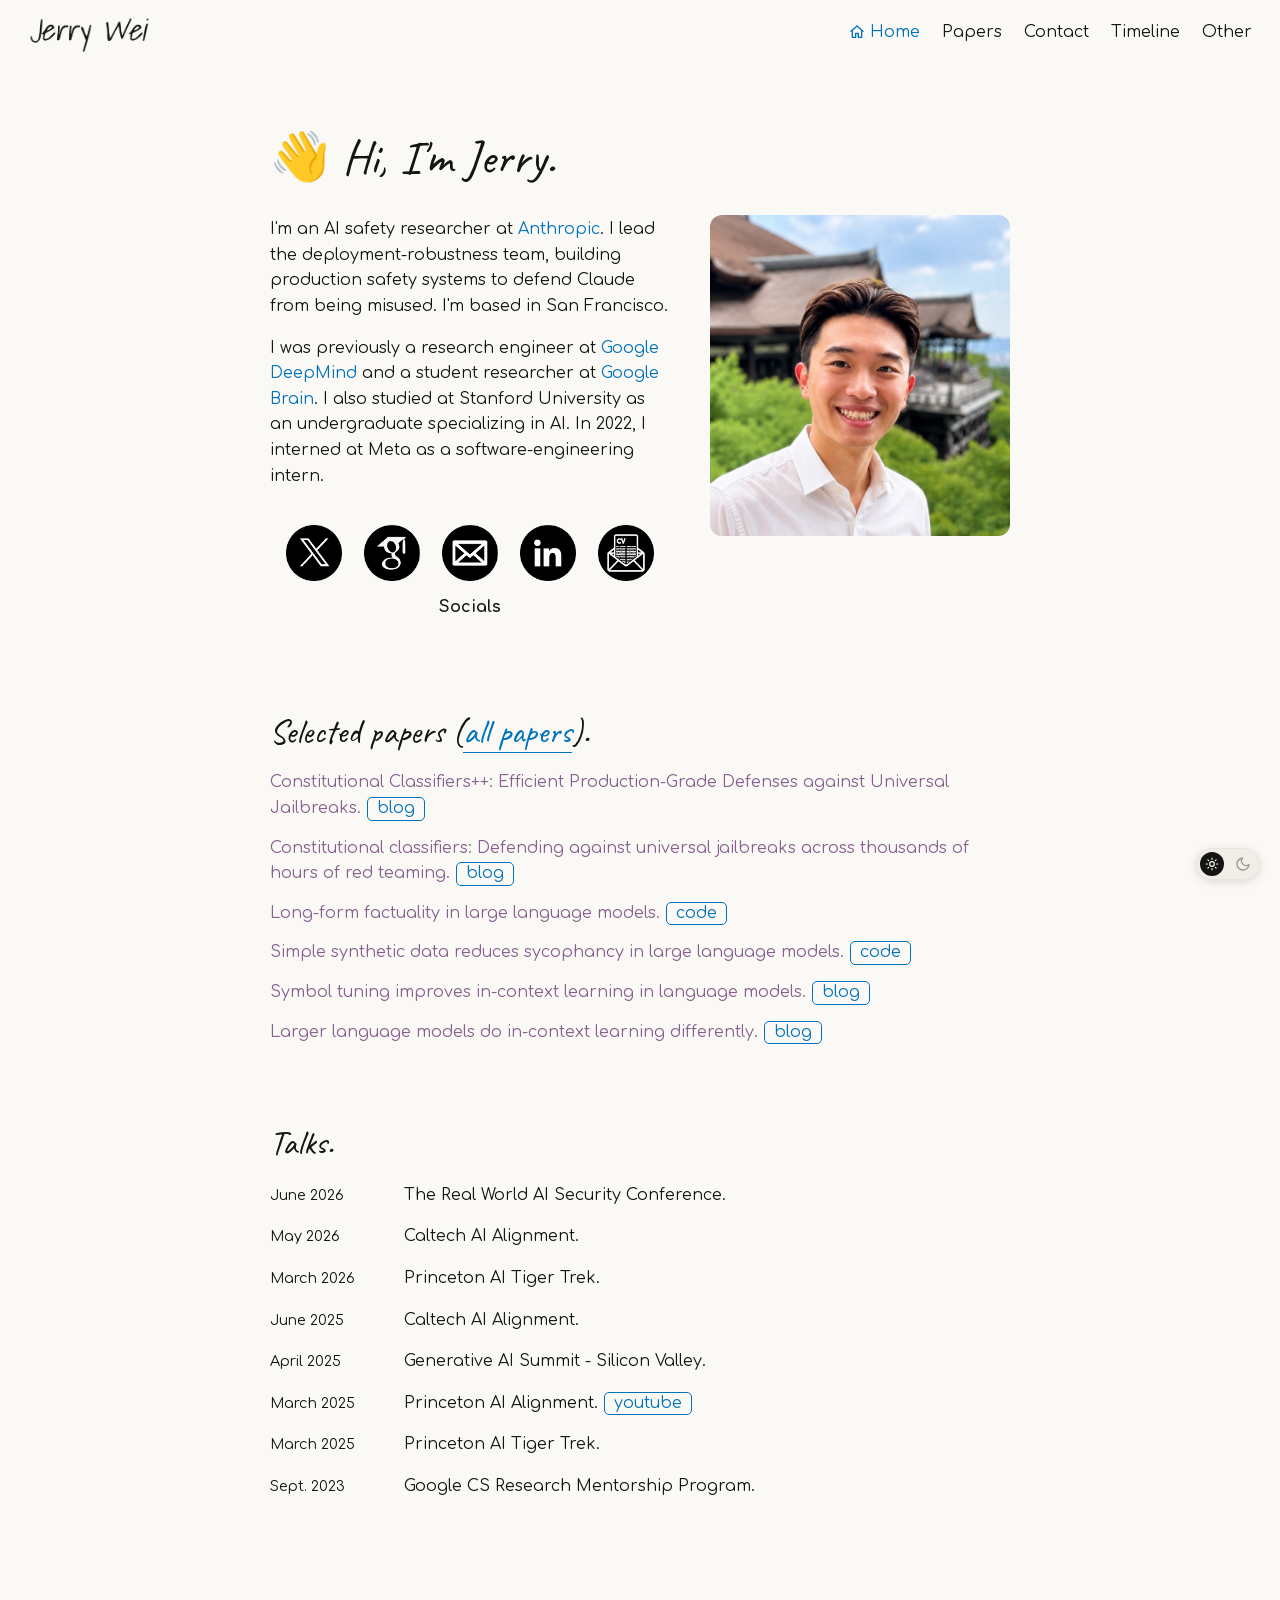
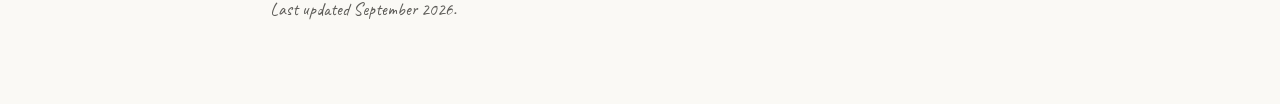
<file: index.html>
<!DOCTYPE html>
<html lang="en">
<head>
<meta charset="utf-8">
<meta name="viewport" content="width=device-width, initial-scale=1">
<script>try{if(localStorage.getItem("theme")==="dark")document.documentElement.setAttribute("data-theme","dark")}catch(e){}</script>
<title>Jerry Wei</title>
<meta name="description" content="Jerry Wei is an AI safety researcher at Anthropic leading the deployment-robustness team.">
<link rel="preload" href="fonts/Comfortaa-latin.woff2" as="font" type="font/woff2" crossorigin>
<link rel="preload" href="fonts/Caveat-latin.woff2" as="font" type="font/woff2" crossorigin>
<link rel="stylesheet" href="style.css?v=57">
<link rel="icon" href="favicon.svg" type="image/svg+xml">
<link rel="apple-touch-icon" href="apple-touch-icon.png">
<link rel="canonical" href="https://www.jerrywei.net/">
<meta property="og:type" content="website">
<meta property="og:site_name" content="Jerry Wei">
<meta property="og:title" content="Jerry Wei">
<meta property="og:description" content="AI safety researcher at Anthropic, leading the deployment-robustness team. Previously Google DeepMind and Google Brain.">
<meta property="og:url" content="https://www.jerrywei.net/">
<meta property="og:image" content="https://www.jerrywei.net/images/headshot.jpg">
<meta name="twitter:card" content="summary">
<meta name="twitter:site" content="@JerryWeiAI">
<script type="application/ld+json">
{"@context":"https://schema.org","@type":"Person","name":"Jerry Wei","url":"https://www.jerrywei.net/","image":"https://www.jerrywei.net/images/headshot.jpg","jobTitle":"AI safety researcher","worksFor":{"@type":"Organization","name":"Anthropic","url":"https://www.anthropic.com"},"alumniOf":{"@type":"CollegeOrUniversity","name":"Stanford University"},"sameAs":["https://twitter.com/JerryWeiAI","https://scholar.google.com/citations?user=Y4sk3aMAAAAJ","https://www.linkedin.com/in/jerryweiai/","https://github.com/JerryWeiAI","https://medium.com/@jerryweiai"]}
</script>
</head>
<body>
<div id="top"></div>
<header class="site">
  <div class="wrap">
    <a class="logo" href="index.html" aria-label="Jerry Wei home"><span class="sig" role="img" aria-label="Jerry Wei"></span></a>
    <nav aria-label="Main"><ul><li><a href="index.html" aria-current="page"><svg class="home-icon" viewBox="0 0 24 24" width="16" height="16" aria-hidden="true" fill="none" stroke="currentColor" stroke-width="2" stroke-linecap="round" stroke-linejoin="round"><path d="M3 11 12 3l9 8"/><path d="M5 10v10h5v-6h4v6h5V10"/></svg>Home</a></li><li><a href="papers.html">Papers</a></li><li><a href="contact.html">Contact</a></li><li><a href="timeline.html">Timeline</a></li><li><a href="other.html">Other</a></li></ul></nav>
  </div>
</header>
<main class="home" id="main"><div class="wrap">
<section class="intro">
  <div class="text">
    <h1><span class="wave">👋</span> Hi, I'm Jerry.</h1>
    <p>I'm an AI safety researcher at <a href="https://www.anthropic.com" target="_blank" rel="noopener">Anthropic</a>. I lead the deployment-robustness team, building production safety systems to defend Claude from being misused. I'm based in San Francisco.</p>
    <p>I was previously a research engineer at <a href="https://deepmind.google" target="_blank" rel="noopener">Google DeepMind</a> and a student researcher at <a href="https://en.wikipedia.org/wiki/Google_Brain" target="_blank" rel="noopener">Google Brain</a>. I also studied at Stanford University as an undergraduate specializing in AI. In 2022, I interned at Meta as a software-engineering intern.</p>
    <div class="socials">
      <ul>
        <li><a href="https://twitter.com/JerryWeiAI" aria-label="X (Twitter)" target="_blank" rel="noopener"><img src="images/icons/x.png" alt=""></a></li>
        <li><a href="https://scholar.google.com/citations?user=Y4sk3aMAAAAJ&amp;hl=en" aria-label="Google Scholar" target="_blank" rel="noopener"><img src="images/icons/scholar.png" alt=""></a></li>
        <li><a href="mailto:jerrywei@alumni.stanford.edu" aria-label="Email" class="copy-email" data-email="jerrywei@alumni.stanford.edu"><img src="images/icons/email.png" alt=""></a></li>
        <li><a href="https://www.linkedin.com/in/jerryweiai/" aria-label="LinkedIn" target="_blank" rel="noopener"><img src="images/icons/linkedin.png" alt=""></a></li>
        <li><a href="Jerry_Wei___Research___Resume.pdf" aria-label="Resume" target="_blank" rel="noopener"><img src="images/icons/cv.png" alt=""></a></li>
      </ul>
      <div class="label">Socials</div>
    </div>
  </div>
  <img class="headshot" src="images/headshot.jpg" alt="Portrait of Jerry Wei">
</section>


<section class="block">
  <h2>Selected papers (<a class="ul" href="papers.html">all papers</a>).</h2>
  <!-- papers:start -->
<ul class="selected">
<li><a class="ptitle" href="https://arxiv.org/abs/2601.04603" target="_blank" rel="noopener">Constitutional Classifiers++: Efficient Production-Grade Defenses against Universal Jailbreaks.</a> <a class="chip" href="https://www.anthropic.com/research/next-generation-constitutional-classifiers" target="_blank" rel="noopener">blog</a></li>
<li><a class="ptitle" href="https://arxiv.org/abs/2501.18837" target="_blank" rel="noopener">Constitutional classifiers: Defending against universal jailbreaks across thousands of hours of red teaming.</a> <a class="chip" href="https://www.anthropic.com/research/constitutional-classifiers" target="_blank" rel="noopener">blog</a></li>
<li><a class="ptitle" href="https://arxiv.org/abs/2403.18802" target="_blank" rel="noopener">Long-form factuality in large language models.</a> <a class="chip" href="https://github.com/google-deepmind/long-form-factuality" target="_blank" rel="noopener">code</a></li>
<li><a class="ptitle" href="https://arxiv.org/abs/2308.03958" target="_blank" rel="noopener">Simple synthetic data reduces sycophancy in large language models.</a> <a class="chip" href="https://github.com/google/sycophancy-intervention" target="_blank" rel="noopener">code</a></li>
<li><a class="ptitle" href="https://arxiv.org/abs/2305.08298" target="_blank" rel="noopener">Symbol tuning improves in-context learning in language models.</a> <a class="chip" href="https://ai.googleblog.com/2023/07/symbol-tuning-improves-in-context.html" target="_blank" rel="noopener">blog</a></li>
<li><a class="ptitle" href="https://arxiv.org/abs/2303.03846" target="_blank" rel="noopener">Larger language models do in-context learning differently.</a> <a class="chip" href="https://ai.googleblog.com/2023/05/larger-language-models-do-in-context.html" target="_blank" rel="noopener">blog</a></li>
  </ul><!-- papers:end -->
</section>


<section class="block">
  <h2>Talks.</h2>
  <ul class="talks">
<li><span class="when">June 2026</span><span class="what">The Real World AI Security Conference.</span></li>
<li><span class="when">May 2026</span><span class="what">Caltech AI Alignment.</span></li>
<li><span class="when">March 2026</span><span class="what">Princeton AI Tiger Trek.</span></li>
<li><span class="when">June 2025</span><span class="what">Caltech AI Alignment.</span></li>
<li><span class="when">April 2025</span><span class="what">Generative AI Summit - Silicon Valley.</span></li>
<li><span class="when">March 2025</span><span class="what">Princeton AI Alignment. <a class="chip" href="https://www.youtube.com/watch?v=tKKXEQH5pJo" target="_blank" rel="noopener">youtube</a></span></li>
<li><span class="when">March 2025</span><span class="what">Princeton AI Tiger Trek.</span></li>
<li><span class="when">Sept. 2023</span><span class="what">Google CS Research Mentorship Program.</span></li>
  </ul>
</section>
<p class="updated">Last updated <span class="last-updated">September 2026</span>.</p>
</div></main>
<button class="theme-toggle" type="button" role="switch" aria-checked="false" aria-label="Dark mode">
  <svg class="sun" viewBox="0 0 24 24" fill="none" stroke="currentColor" stroke-width="2" stroke-linecap="round" aria-hidden="true"><circle cx="12" cy="12" r="4"/><path d="M12 2v2M12 20v2M4.9 4.9l1.4 1.4M17.7 17.7l1.4 1.4M2 12h2M20 12h2M4.9 19.1l1.4-1.4M17.7 6.3l1.4-1.4"/></svg>
  <svg class="moon" viewBox="0 0 24 24" fill="none" stroke="currentColor" stroke-width="2" stroke-linecap="round" stroke-linejoin="round" aria-hidden="true"><path d="M21 12.8A9 9 0 1 1 11.2 3a7 7 0 0 0 9.8 9.8z"/></svg>
  <span class="knob" aria-hidden="true"><svg class="sun" viewBox="0 0 24 24" fill="none" stroke="currentColor" stroke-width="2" stroke-linecap="round" aria-hidden="true"><circle cx="12" cy="12" r="4"/><path d="M12 2v2M12 20v2M4.9 4.9l1.4 1.4M17.7 17.7l1.4 1.4M2 12h2M20 12h2M4.9 19.1l1.4-1.4M17.7 6.3l1.4-1.4"/></svg><svg class="moon" viewBox="0 0 24 24" fill="none" stroke="currentColor" stroke-width="2" stroke-linecap="round" stroke-linejoin="round" aria-hidden="true"><path d="M21 12.8A9 9 0 1 1 11.2 3a7 7 0 0 0 9.8 9.8z"/></svg></span>
</button>
<script src="script.js"></script>
</body>
</html>
</file>
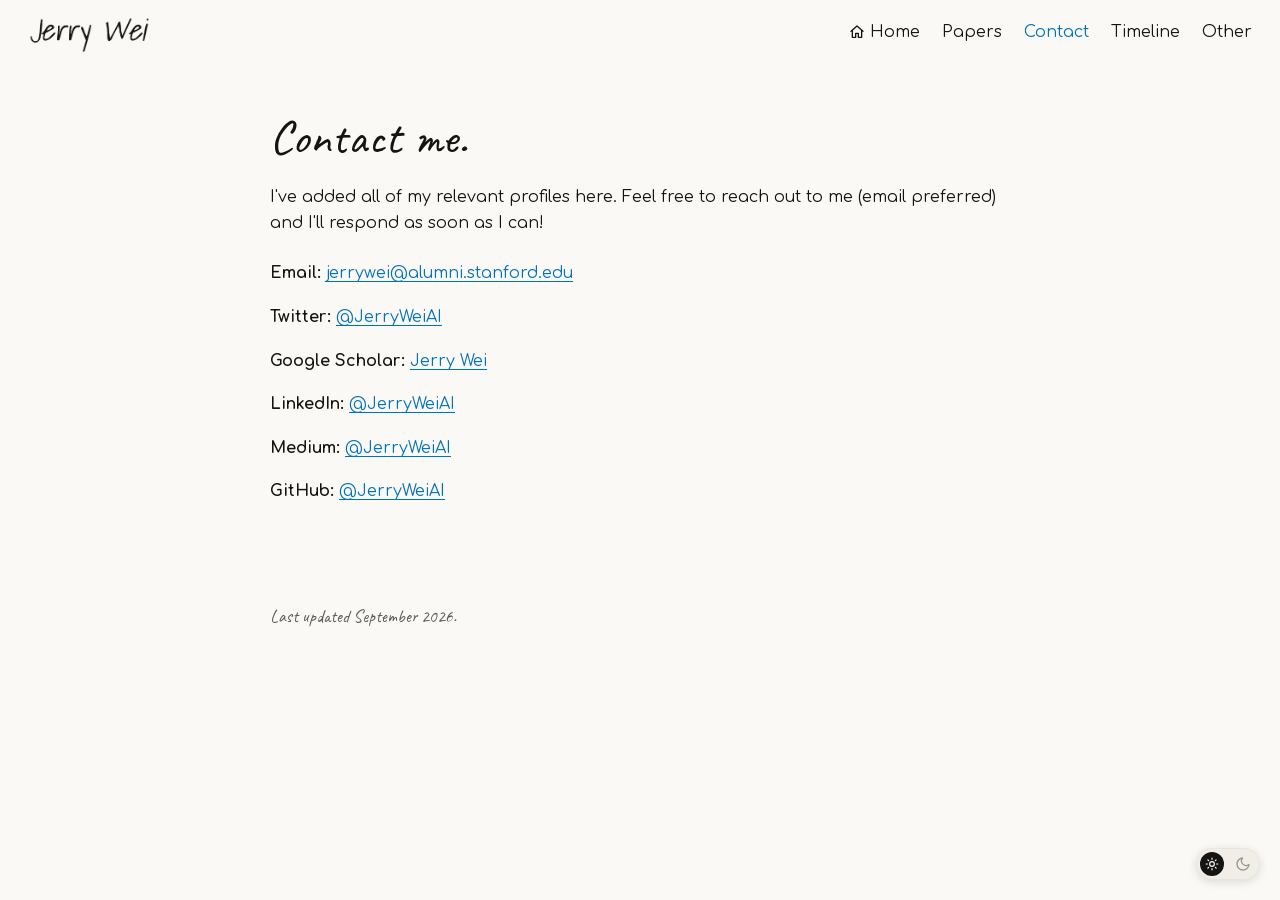
<file: contact.html>
<!DOCTYPE html>
<html lang="en">
<head>
<meta charset="utf-8">
<meta name="viewport" content="width=device-width, initial-scale=1">
<script>try{if(localStorage.getItem("theme")==="dark")document.documentElement.setAttribute("data-theme","dark")}catch(e){}</script>
<title>Contact · Jerry Wei</title>
<meta name="description" content="How to reach Jerry Wei.">
<link rel="preload" href="fonts/Comfortaa-latin.woff2" as="font" type="font/woff2" crossorigin>
<link rel="preload" href="fonts/Caveat-latin.woff2" as="font" type="font/woff2" crossorigin>
<link rel="stylesheet" href="style.css?v=57">
<link rel="icon" href="favicon.svg" type="image/svg+xml">
<link rel="apple-touch-icon" href="apple-touch-icon.png">
<link rel="canonical" href="https://www.jerrywei.net/contact.html">
<meta property="og:type" content="website">
<meta property="og:site_name" content="Jerry Wei">
<meta property="og:title" content="Contact · Jerry Wei">
<meta property="og:description" content="How to reach Jerry Wei.">
<meta property="og:url" content="https://www.jerrywei.net/contact.html">
<meta property="og:image" content="https://www.jerrywei.net/images/headshot.jpg">
<meta name="twitter:card" content="summary">
<meta name="twitter:site" content="@JerryWeiAI">
</head>
<body>
<div id="top"></div>
<header class="site">
  <div class="wrap">
    <a class="logo" href="index.html" aria-label="Jerry Wei home"><span class="sig" role="img" aria-label="Jerry Wei"></span></a>
    <nav aria-label="Main"><ul><li><a href="index.html"><svg class="home-icon" viewBox="0 0 24 24" width="16" height="16" aria-hidden="true" fill="none" stroke="currentColor" stroke-width="2" stroke-linecap="round" stroke-linejoin="round"><path d="M3 11 12 3l9 8"/><path d="M5 10v10h5v-6h4v6h5V10"/></svg>Home</a></li><li><a href="papers.html">Papers</a></li><li><a href="contact.html" aria-current="page">Contact</a></li><li><a href="timeline.html">Timeline</a></li><li><a href="other.html">Other</a></li></ul></nav>
  </div>
</header>
<main id="main"><div class="wrap">

<h1>Contact me.</h1>
<p>I've added all of my relevant profiles here. Feel free to reach out to me (email preferred) and I'll respond as soon as I can!</p>
<dl class="contact">
  <div><dt>Email</dt><dd><a href="mailto:jerrywei@alumni.stanford.edu" class="copy-email" data-email="jerrywei@alumni.stanford.edu">jerrywei@alumni.stanford.edu</a></dd></div>
  <div><dt>Twitter</dt><dd><a href="https://twitter.com/JerryWeiAI" target="_blank" rel="noopener">@JerryWeiAI</a></dd></div>
  <div><dt>Google Scholar</dt><dd><a href="https://scholar.google.com/citations?user=Y4sk3aMAAAAJ&amp;hl=en" target="_blank" rel="noopener">Jerry Wei</a></dd></div>
  <div><dt>LinkedIn</dt><dd><a href="https://www.linkedin.com/in/jerryweiai/" target="_blank" rel="noopener">@JerryWeiAI</a></dd></div>
  <div><dt>Medium</dt><dd><a href="https://medium.com/@jerryweiai" target="_blank" rel="noopener">@JerryWeiAI</a></dd></div>
  <div><dt>GitHub</dt><dd><a href="https://github.com/JerryWeiAI" target="_blank" rel="noopener">@JerryWeiAI</a></dd></div>
</dl>

<p class="updated">Last updated <span class="last-updated">September 2026</span>.</p>
</div></main>
<button class="theme-toggle" type="button" role="switch" aria-checked="false" aria-label="Dark mode">
  <svg class="sun" viewBox="0 0 24 24" fill="none" stroke="currentColor" stroke-width="2" stroke-linecap="round" aria-hidden="true"><circle cx="12" cy="12" r="4"/><path d="M12 2v2M12 20v2M4.9 4.9l1.4 1.4M17.7 17.7l1.4 1.4M2 12h2M20 12h2M4.9 19.1l1.4-1.4M17.7 6.3l1.4-1.4"/></svg>
  <svg class="moon" viewBox="0 0 24 24" fill="none" stroke="currentColor" stroke-width="2" stroke-linecap="round" stroke-linejoin="round" aria-hidden="true"><path d="M21 12.8A9 9 0 1 1 11.2 3a7 7 0 0 0 9.8 9.8z"/></svg>
  <span class="knob" aria-hidden="true"><svg class="sun" viewBox="0 0 24 24" fill="none" stroke="currentColor" stroke-width="2" stroke-linecap="round" aria-hidden="true"><circle cx="12" cy="12" r="4"/><path d="M12 2v2M12 20v2M4.9 4.9l1.4 1.4M17.7 17.7l1.4 1.4M2 12h2M20 12h2M4.9 19.1l1.4-1.4M17.7 6.3l1.4-1.4"/></svg><svg class="moon" viewBox="0 0 24 24" fill="none" stroke="currentColor" stroke-width="2" stroke-linecap="round" stroke-linejoin="round" aria-hidden="true"><path d="M21 12.8A9 9 0 1 1 11.2 3a7 7 0 0 0 9.8 9.8z"/></svg></span>
</button>
<script src="script.js"></script>
</body>
</html>
</file>
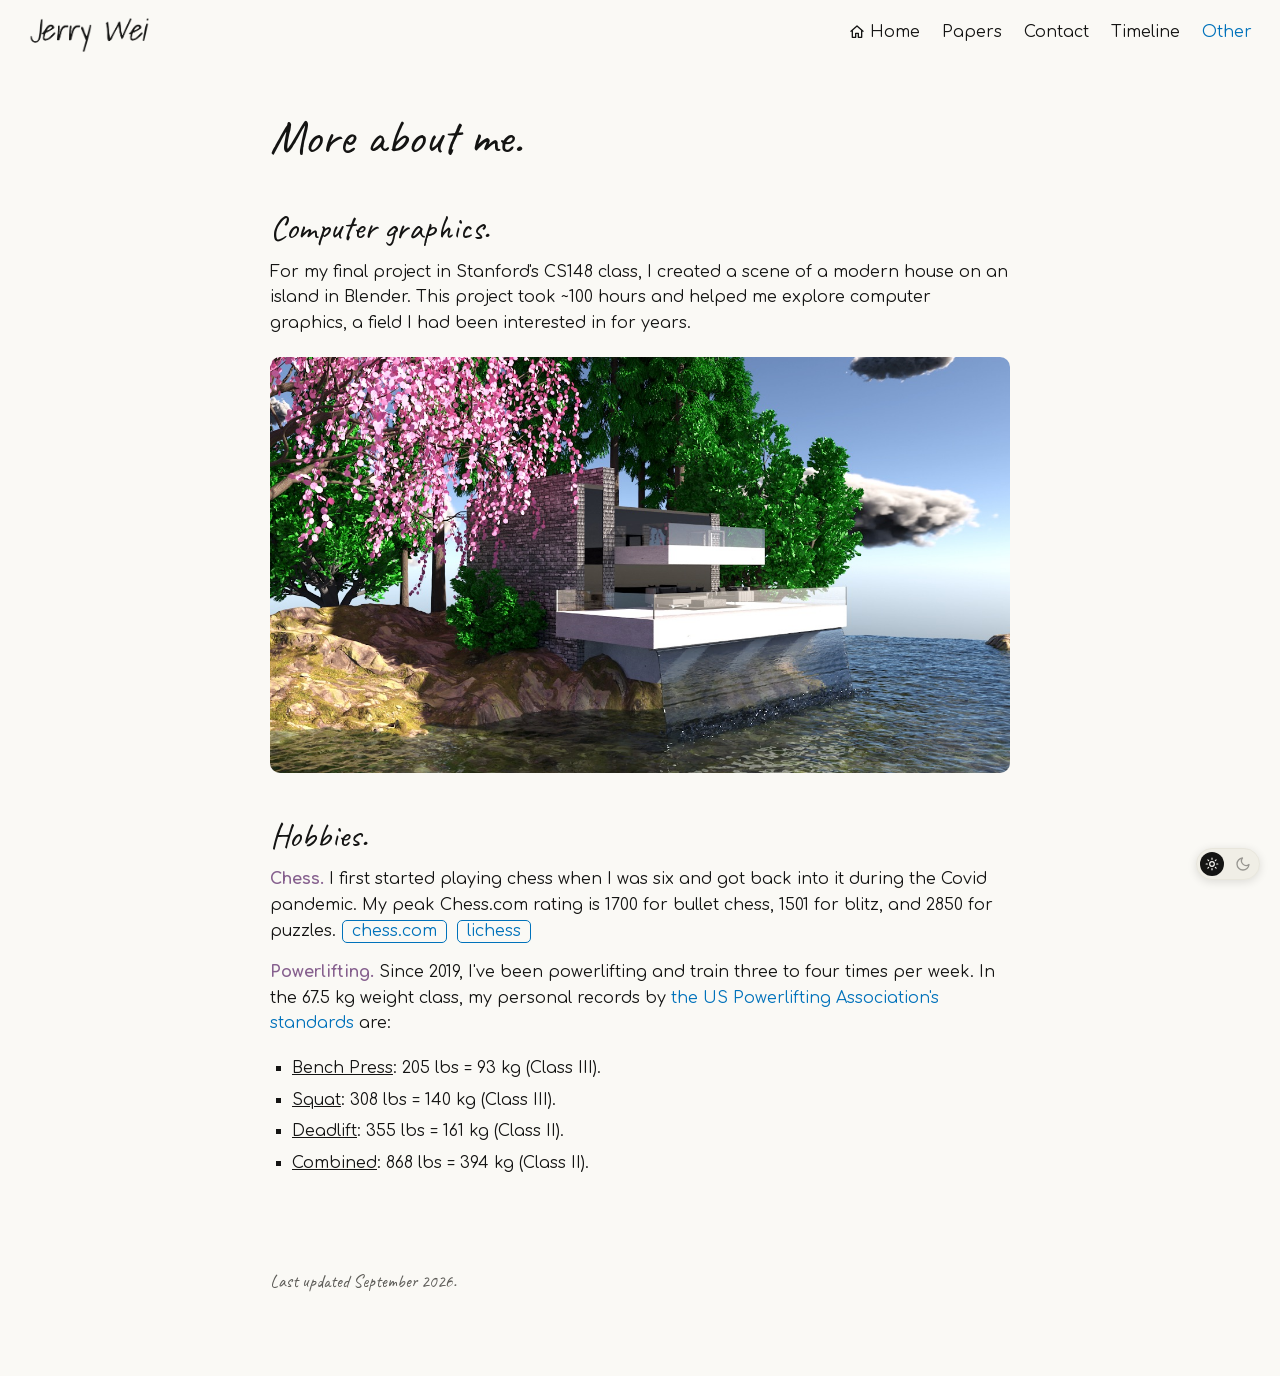
<file: other.html>
<!DOCTYPE html>
<html lang="en">
<head>
<meta charset="utf-8">
<meta name="viewport" content="width=device-width, initial-scale=1">
<script>try{if(localStorage.getItem("theme")==="dark")document.documentElement.setAttribute("data-theme","dark")}catch(e){}</script>
<title>Other · Jerry Wei</title>
<meta name="description" content="Jerry Wei's side projects and hobbies.">
<link rel="preload" href="fonts/Comfortaa-latin.woff2" as="font" type="font/woff2" crossorigin>
<link rel="preload" href="fonts/Caveat-latin.woff2" as="font" type="font/woff2" crossorigin>
<link rel="stylesheet" href="style.css?v=57">
<link rel="icon" href="favicon.svg" type="image/svg+xml">
<link rel="apple-touch-icon" href="apple-touch-icon.png">
<link rel="canonical" href="https://www.jerrywei.net/other.html">
<meta property="og:type" content="website">
<meta property="og:site_name" content="Jerry Wei">
<meta property="og:title" content="Other · Jerry Wei">
<meta property="og:description" content="Jerry Wei's side projects and hobbies.">
<meta property="og:url" content="https://www.jerrywei.net/other.html">
<meta property="og:image" content="https://www.jerrywei.net/images/headshot.jpg">
<meta name="twitter:card" content="summary">
<meta name="twitter:site" content="@JerryWeiAI">
</head>
<body>
<div id="top"></div>
<header class="site">
  <div class="wrap">
    <a class="logo" href="index.html" aria-label="Jerry Wei home"><span class="sig" role="img" aria-label="Jerry Wei"></span></a>
    <nav aria-label="Main"><ul><li><a href="index.html"><svg class="home-icon" viewBox="0 0 24 24" width="16" height="16" aria-hidden="true" fill="none" stroke="currentColor" stroke-width="2" stroke-linecap="round" stroke-linejoin="round"><path d="M3 11 12 3l9 8"/><path d="M5 10v10h5v-6h4v6h5V10"/></svg>Home</a></li><li><a href="papers.html">Papers</a></li><li><a href="contact.html">Contact</a></li><li><a href="timeline.html">Timeline</a></li><li><a href="other.html" aria-current="page">Other</a></li></ul></nav>
  </div>
</header>
<main id="main"><div class="wrap">
<h1>More about me.</h1>

<h2>Computer graphics.</h2>
<p>For my final project in Stanford's CS148 class, I created a scene of a modern house on an island in Blender. This project took ~100 hours and helped me explore computer graphics, a field I had been interested in for years.</p>
<figure>
  <img src="images/blender-house.jpg" alt="Rendered scene of a modern house on a rocky island, with a cherry blossom tree and ocean water, made in Blender">
</figure>

<h2>Hobbies.</h2>
<p><strong class="lead">Chess.</strong> I first started playing chess when I was six and got back into it during the Covid pandemic. My peak Chess.com rating is 1700 for bullet chess, 1501 for blitz, and 2850 for puzzles. <a class="chip" href="https://www.chess.com/member/itstalons" target="_blank" rel="noopener">chess.com</a> <a class="chip" href="https://lichess.org/@/ItsTalons" target="_blank" rel="noopener">lichess</a></p>
<p><strong class="lead">Powerlifting.</strong> Since 2019, I've been powerlifting and train three to four times per week. In the 67.5 kg weight class, my personal records by <a href="https://uspa.net/upcoming-events/#calculator" target="_blank" rel="noopener">the US Powerlifting Association's standards</a> are:</p>
<ul class="prs">
  <li><u>Bench Press</u>: 205 lbs = 93 kg (Class III).</li>
  <li><u>Squat</u>: 308 lbs = 140 kg (Class III).</li>
  <li><u>Deadlift</u>: 355 lbs = 161 kg (Class II).</li>
  <li><u>Combined</u>: 868 lbs = 394 kg (Class II).</li>
</ul>
<p class="updated">Last updated <span class="last-updated">September 2026</span>.</p>
</div></main>
<button class="theme-toggle" type="button" role="switch" aria-checked="false" aria-label="Dark mode">
  <svg class="sun" viewBox="0 0 24 24" fill="none" stroke="currentColor" stroke-width="2" stroke-linecap="round" aria-hidden="true"><circle cx="12" cy="12" r="4"/><path d="M12 2v2M12 20v2M4.9 4.9l1.4 1.4M17.7 17.7l1.4 1.4M2 12h2M20 12h2M4.9 19.1l1.4-1.4M17.7 6.3l1.4-1.4"/></svg>
  <svg class="moon" viewBox="0 0 24 24" fill="none" stroke="currentColor" stroke-width="2" stroke-linecap="round" stroke-linejoin="round" aria-hidden="true"><path d="M21 12.8A9 9 0 1 1 11.2 3a7 7 0 0 0 9.8 9.8z"/></svg>
  <span class="knob" aria-hidden="true"><svg class="sun" viewBox="0 0 24 24" fill="none" stroke="currentColor" stroke-width="2" stroke-linecap="round" aria-hidden="true"><circle cx="12" cy="12" r="4"/><path d="M12 2v2M12 20v2M4.9 4.9l1.4 1.4M17.7 17.7l1.4 1.4M2 12h2M20 12h2M4.9 19.1l1.4-1.4M17.7 6.3l1.4-1.4"/></svg><svg class="moon" viewBox="0 0 24 24" fill="none" stroke="currentColor" stroke-width="2" stroke-linecap="round" stroke-linejoin="round" aria-hidden="true"><path d="M21 12.8A9 9 0 1 1 11.2 3a7 7 0 0 0 9.8 9.8z"/></svg></span>
</button>
<script src="script.js"></script>
</body>
</html>
</file>
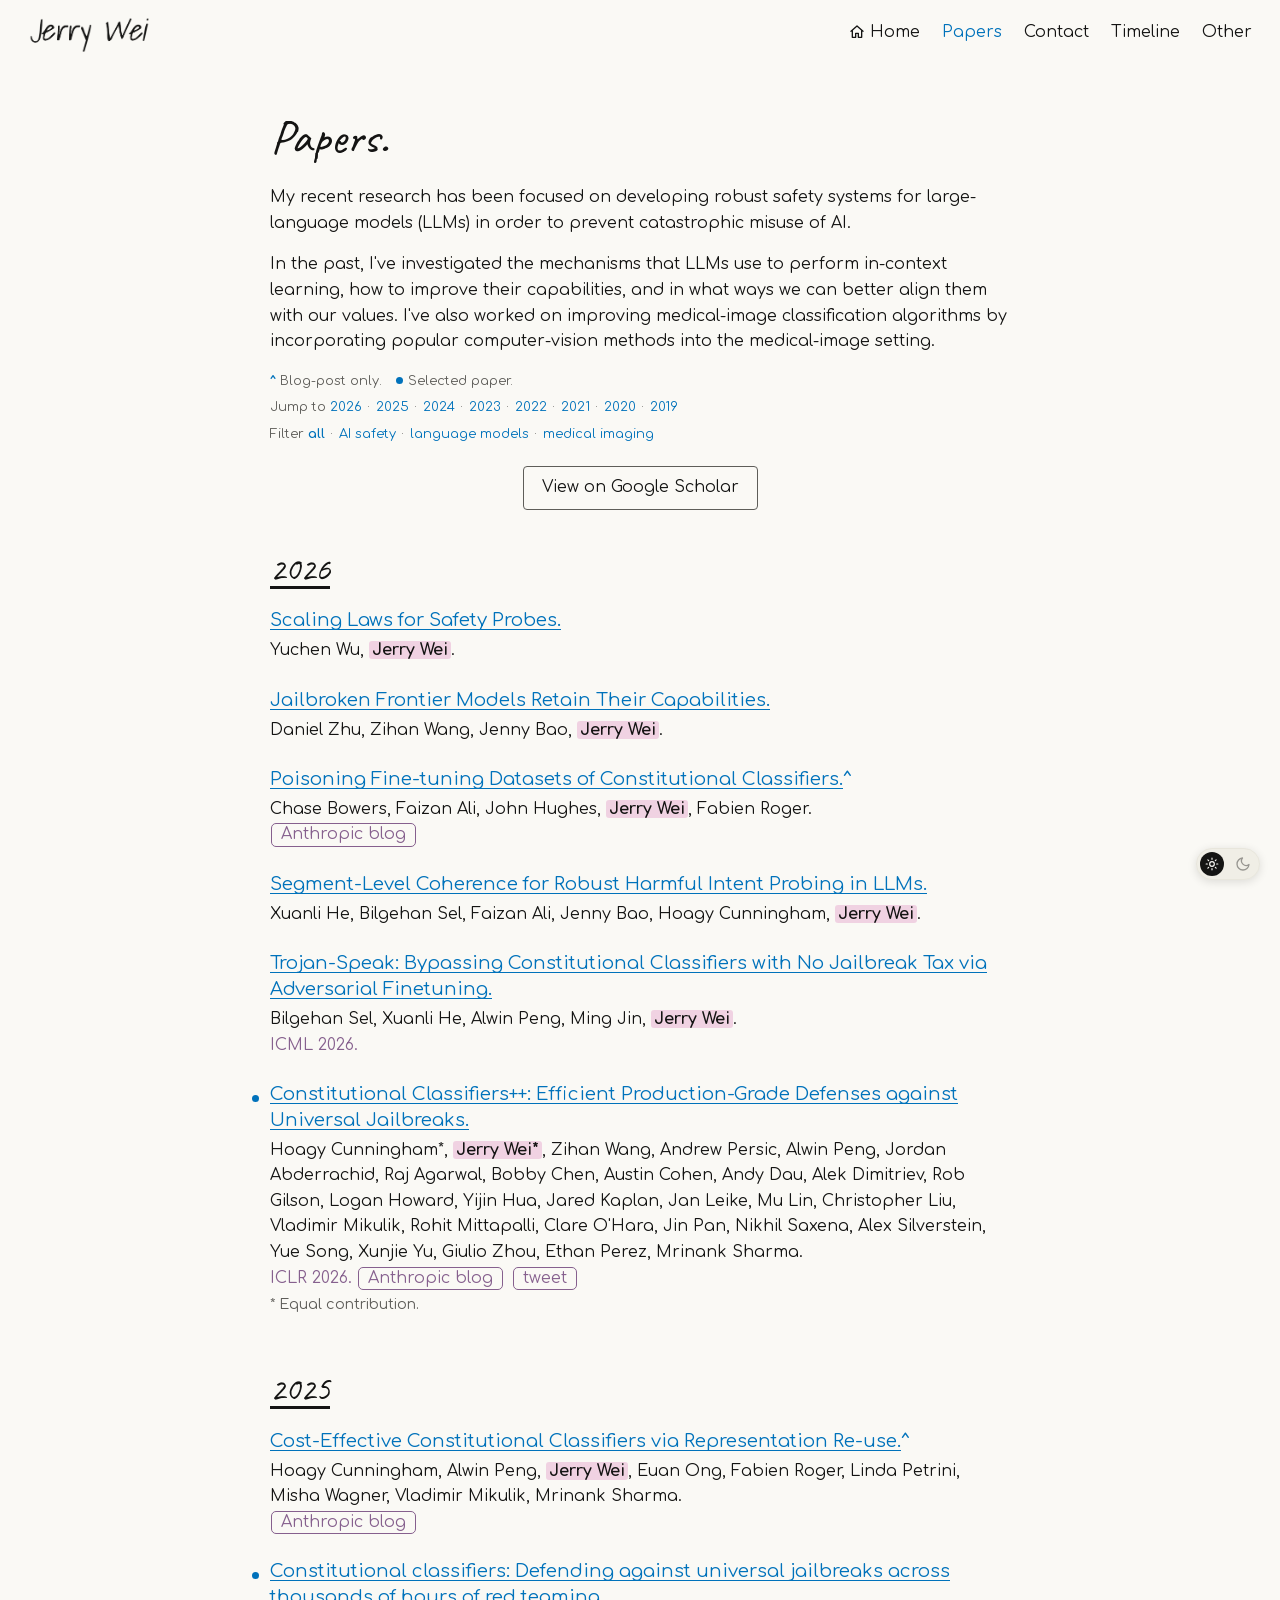
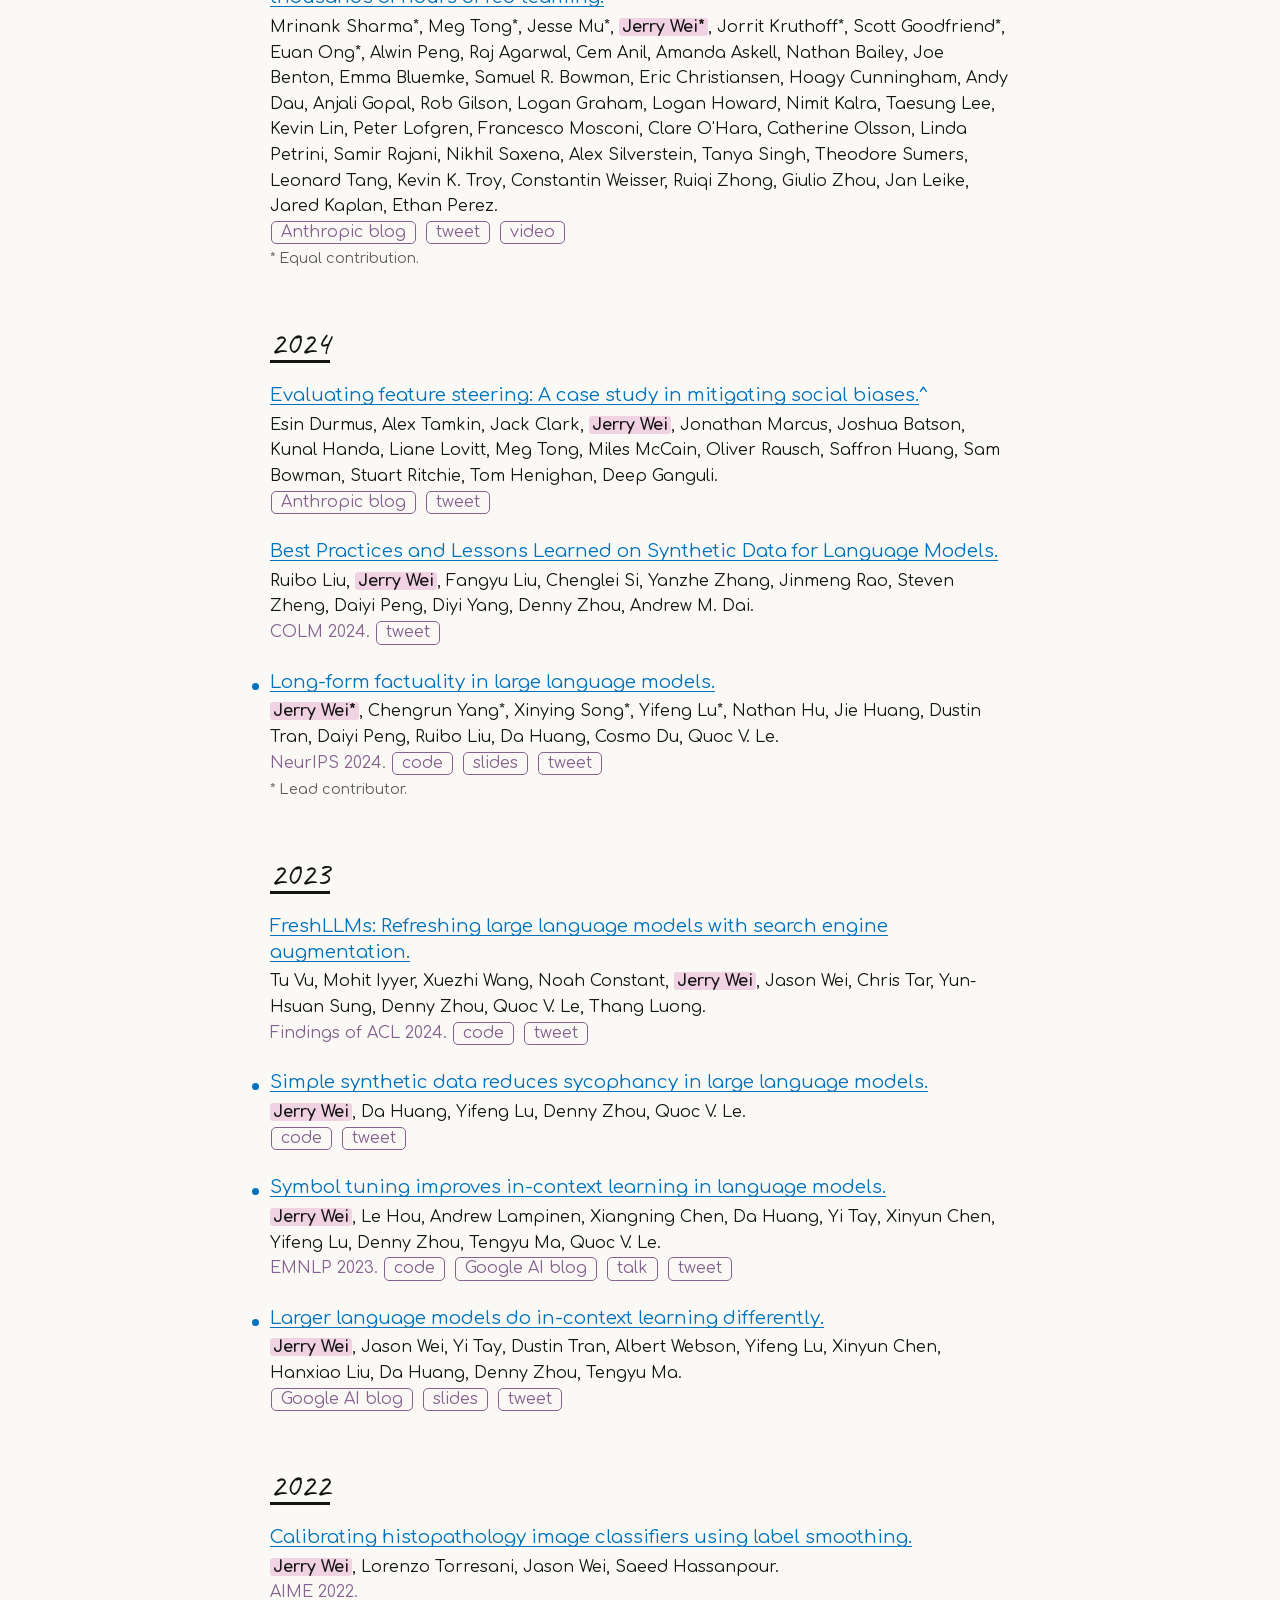
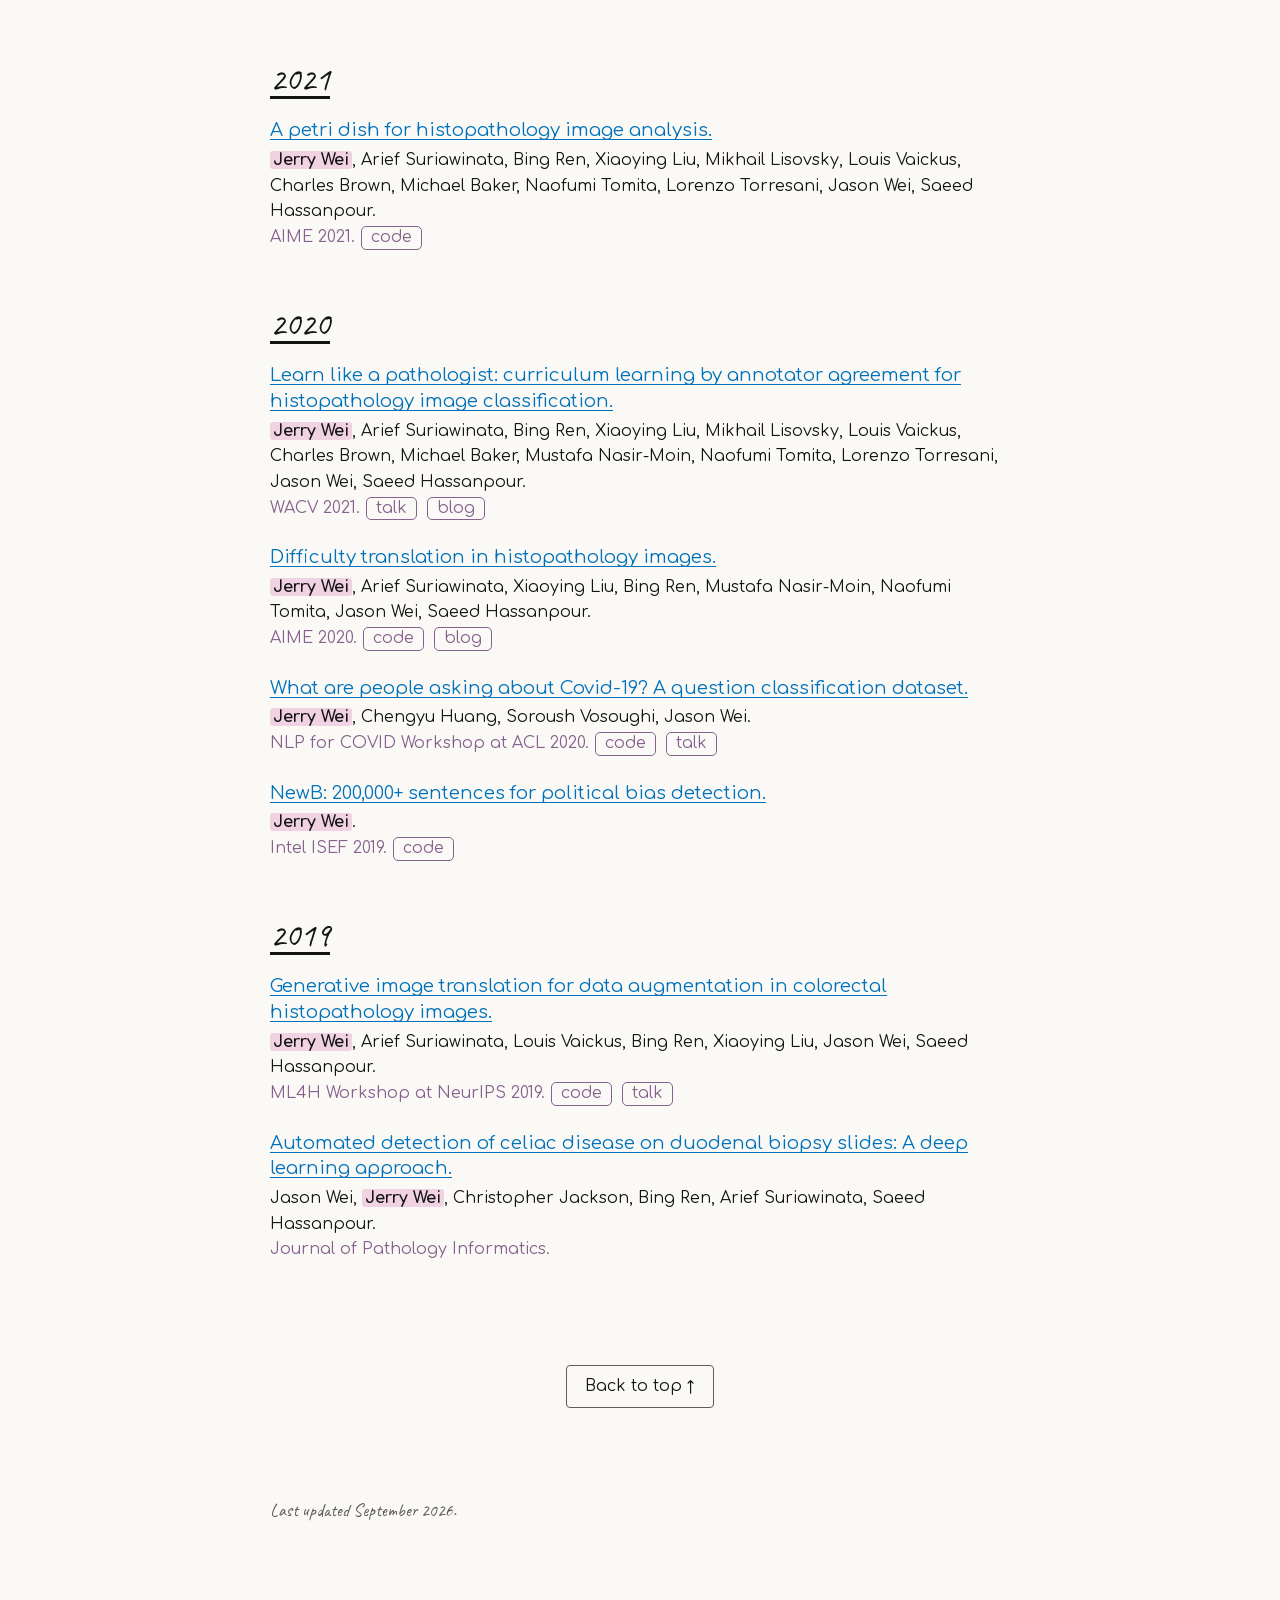
<file: papers.html>
<!DOCTYPE html>
<html lang="en">
<head>
<meta charset="utf-8">
<meta name="viewport" content="width=device-width, initial-scale=1">
<script>try{if(localStorage.getItem("theme")==="dark")document.documentElement.setAttribute("data-theme","dark")}catch(e){}</script>
<title>Papers · Jerry Wei</title>
<meta name="description" content="Publications by Jerry Wei.">
<link rel="preload" href="fonts/Comfortaa-latin.woff2" as="font" type="font/woff2" crossorigin>
<link rel="preload" href="fonts/Caveat-latin.woff2" as="font" type="font/woff2" crossorigin>
<link rel="stylesheet" href="style.css?v=57">
<link rel="icon" href="favicon.svg" type="image/svg+xml">
<link rel="apple-touch-icon" href="apple-touch-icon.png">
<link rel="canonical" href="https://www.jerrywei.net/papers.html">
<meta property="og:type" content="website">
<meta property="og:site_name" content="Jerry Wei">
<meta property="og:title" content="Papers · Jerry Wei">
<meta property="og:description" content="Publications by Jerry Wei on AI safety, constitutional classifiers, in-context learning, and medical imaging.">
<meta property="og:url" content="https://www.jerrywei.net/papers.html">
<meta property="og:image" content="https://www.jerrywei.net/images/headshot.jpg">
<meta name="twitter:card" content="summary">
<meta name="twitter:site" content="@JerryWeiAI">
</head>
<body>
<div id="top"></div>
<header class="site">
  <div class="wrap">
    <a class="logo" href="index.html" aria-label="Jerry Wei home"><span class="sig" role="img" aria-label="Jerry Wei"></span></a>
    <nav aria-label="Main"><ul><li><a href="index.html"><svg class="home-icon" viewBox="0 0 24 24" width="16" height="16" aria-hidden="true" fill="none" stroke="currentColor" stroke-width="2" stroke-linecap="round" stroke-linejoin="round"><path d="M3 11 12 3l9 8"/><path d="M5 10v10h5v-6h4v6h5V10"/></svg>Home</a></li><li><a href="papers.html" aria-current="page">Papers</a></li><li><a href="contact.html">Contact</a></li><li><a href="timeline.html">Timeline</a></li><li><a href="other.html">Other</a></li></ul></nav>
  </div>
</header>
<main class="papers" id="main"><div class="wrap">
<h1>Papers.</h1>
<p>My recent research has been focused on developing robust safety systems for large-language models (LLMs) in order to prevent catastrophic misuse of AI.</p>
<p>In the past, I've investigated the mechanisms that LLMs use to perform in-context learning, how to improve their capabilities, and in what ways we can better align them with our values. I've also worked on improving medical-image classification algorithms by incorporating popular computer-vision methods into the medical-image setting.</p>
<p class="legend"><span class="caret">^</span> Blog-post only. <span class="gap"></span><span class="dot"></span>Selected paper.</p>
<p class="jump">Jump to <a href="#y2026">2026</a> <span class="sep">&middot;</span> <a href="#y2025">2025</a> <span class="sep">&middot;</span> <a href="#y2024">2024</a> <span class="sep">&middot;</span> <a href="#y2023">2023</a> <span class="sep">&middot;</span> <a href="#y2022">2022</a> <span class="sep">&middot;</span> <a href="#y2021">2021</a> <span class="sep">&middot;</span> <a href="#y2020">2020</a> <span class="sep">&middot;</span> <a href="#y2019">2019</a></p>
<p class="jump filters">Filter <a href="#" data-topic="all" aria-pressed="true">all</a> <span class="sep">&middot;</span> <a href="#" data-topic="safety">AI safety</a> <span class="sep">&middot;</span> <a href="#" data-topic="lm">language models</a> <span class="sep">&middot;</span> <a href="#" data-topic="medical">medical imaging</a></p>
<p class="center"><a class="button" href="https://scholar.google.com/citations?hl=en&amp;user=Y4sk3aMAAAAJ&amp;view_op=list_works&amp;sortby=pubdate" target="_blank" rel="noopener">View on Google Scholar</a></p>

<!-- papers:start -->
<h2 class="year" id="y2026">2026</h2>
<ul class="pubs">
  <li id="scaling-laws-for-safety-probes" data-topics="safety lm">
    <div class="ptitle"><a href="https://arxiv.org/abs/2610.30678" target="_blank" rel="noopener">Scaling Laws for Safety Probes.</a></div>
    <div class="authors">Yuchen Wu, <b class="me">Jerry Wei</b>.</div>
    
  </li>
  <li id="jailbroken-frontier-models-retain-their-capabilities" data-topics="safety lm">
    <div class="ptitle"><a href="https://arxiv.org/abs/2605.00267" target="_blank" rel="noopener">Jailbroken Frontier Models Retain Their Capabilities.</a></div>
    <div class="authors">Daniel Zhu, Zihan Wang, Jenny Bao, <b class="me">Jerry Wei</b>.</div>
    
  </li>
  <li id="poisoning-fine-tuning-datasets-of-constitutional" data-topics="safety lm">
    <div class="ptitle"><a href="https://alignment.anthropic.com/2026/backdooring-classifiers/" target="_blank" rel="noopener">Poisoning Fine-tuning Datasets of Constitutional Classifiers.</a><span class="caret">^</span></div>
    <div class="authors">Chase Bowers, Faizan Ali, John Hughes, <b class="me">Jerry Wei</b>, Fabien Roger.</div>
    <div class="meta"><a class="chip" href="https://alignment.anthropic.com/2026/backdooring-classifiers/" target="_blank" rel="noopener">Anthropic blog</a></div>
  </li>
  <li id="segment-level-coherence-for-robust-harmful" data-topics="safety lm">
    <div class="ptitle"><a href="https://arxiv.org/abs/2604.14865" target="_blank" rel="noopener">Segment-Level Coherence for Robust Harmful Intent Probing in LLMs.</a></div>
    <div class="authors">Xuanli He, Bilgehan Sel, Faizan Ali, Jenny Bao, Hoagy Cunningham, <b class="me">Jerry Wei</b>.</div>
    
  </li>
  <li id="trojan-speak-bypassing-constitutional-classifiers-with" data-topics="safety lm">
    <div class="ptitle"><a href="https://arxiv.org/abs/2603.29038" target="_blank" rel="noopener">Trojan-Speak: Bypassing Constitutional Classifiers with No Jailbreak Tax via Adversarial Finetuning.</a></div>
    <div class="authors">Bilgehan Sel, Xuanli He, Alwin Peng, Ming Jin, <b class="me">Jerry Wei</b>.</div>
    <div class="meta"><span class="venue">ICML 2026.</span> </div>
  </li>
  <li id="constitutional-classifiers-efficient-production-grade-defenses" data-topics="safety lm">
    <div class="ptitle"><a href="https://arxiv.org/abs/2601.04603" target="_blank" rel="noopener">Constitutional Classifiers++: Efficient Production-Grade Defenses against Universal Jailbreaks.</a><span class="dot" title="Selected paper"></span></div>
    <div class="authors">Hoagy Cunningham*, <b class="me">Jerry Wei*</b>, Zihan Wang, Andrew Persic, Alwin Peng, Jordan Abderrachid, Raj Agarwal, Bobby Chen, Austin Cohen, Andy Dau, Alek Dimitriev, Rob Gilson, Logan Howard, Yijin Hua, Jared Kaplan, Jan Leike, Mu Lin, Christopher Liu, Vladimir Mikulik, Rohit Mittapalli, Clare O'Hara, Jin Pan, Nikhil Saxena, Alex Silverstein, Yue Song, Xunjie Yu, Giulio Zhou, Ethan Perez, Mrinank Sharma.</div>
    <div class="meta"><span class="venue">ICLR 2026.</span> <a class="chip" href="https://www.anthropic.com/research/next-generation-constitutional-classifiers" target="_blank" rel="noopener">Anthropic blog</a> <a class="chip" href="https://x.com/JerryWeiAI/status/2009741781425066092" target="_blank" rel="noopener">tweet</a></div><div class="note">* Equal contribution.</div>
  </li>
</ul>
<h2 class="year" id="y2025">2025</h2>
<ul class="pubs">
  <li id="cost-effective-constitutional-classifiers-via-representation" data-topics="safety lm">
    <div class="ptitle"><a href="https://alignment.anthropic.com/2025/cheap-monitors/" target="_blank" rel="noopener">Cost-Effective Constitutional Classifiers via Representation Re-use.</a><span class="caret">^</span></div>
    <div class="authors">Hoagy Cunningham, Alwin Peng, <b class="me">Jerry Wei</b>, Euan Ong, Fabien Roger, Linda Petrini, Misha Wagner, Vladimir Mikulik, Mrinank Sharma.</div>
    <div class="meta"><a class="chip" href="https://alignment.anthropic.com/2025/cheap-monitors/" target="_blank" rel="noopener">Anthropic blog</a></div>
  </li>
  <li id="constitutional-classifiers-defending-against-universal-jailbreaks" data-topics="safety lm">
    <div class="ptitle"><a href="https://arxiv.org/abs/2501.18837" target="_blank" rel="noopener">Constitutional classifiers: Defending against universal jailbreaks across thousands of hours of red teaming.</a><span class="dot" title="Selected paper"></span></div>
    <div class="authors">Mrinank Sharma*, Meg Tong*, Jesse Mu*, <b class="me">Jerry Wei*</b>, Jorrit Kruthoff*, Scott Goodfriend*, Euan Ong*, Alwin Peng, Raj Agarwal, Cem Anil, Amanda Askell, Nathan Bailey, Joe Benton, Emma Bluemke, Samuel R. Bowman, Eric Christiansen, Hoagy Cunningham, Andy Dau, Anjali Gopal, Rob Gilson, Logan Graham, Logan Howard, Nimit Kalra, Taesung Lee, Kevin Lin, Peter Lofgren, Francesco Mosconi, Clare O'Hara, Catherine Olsson, Linda Petrini, Samir Rajani, Nikhil Saxena, Alex Silverstein, Tanya Singh, Theodore Sumers, Leonard Tang, Kevin K. Troy, Constantin Weisser, Ruiqi Zhong, Giulio Zhou, Jan Leike, Jared Kaplan, Ethan Perez.</div>
    <div class="meta"><a class="chip" href="https://www.anthropic.com/research/constitutional-classifiers" target="_blank" rel="noopener">Anthropic blog</a> <a class="chip" href="https://x.com/JerryWeiAI/status/1886453091811401874" target="_blank" rel="noopener">tweet</a> <a class="chip" href="https://www.youtube.com/watch?v=BaNXYqcfDyo" target="_blank" rel="noopener">video</a></div><div class="note">* Equal contribution.</div>
  </li>
</ul>
<h2 class="year" id="y2024">2024</h2>
<ul class="pubs">
  <li id="evaluating-feature-steering-a-case-study" data-topics="safety lm">
    <div class="ptitle"><a href="https://www.anthropic.com/research/evaluating-feature-steering" target="_blank" rel="noopener">Evaluating feature steering: A case study in mitigating social biases.</a><span class="caret">^</span></div>
    <div class="authors">Esin Durmus, Alex Tamkin, Jack Clark, <b class="me">Jerry Wei</b>, Jonathan Marcus, Joshua Batson, Kunal Handa, Liane Lovitt, Meg Tong, Miles McCain, Oliver Rausch, Saffron Huang, Sam Bowman, Stuart Ritchie, Tom Henighan, Deep Ganguli.</div>
    <div class="meta"><a class="chip" href="https://www.anthropic.com/research/evaluating-feature-steering" target="_blank" rel="noopener">Anthropic blog</a> <a class="chip" href="https://x.com/AnthropicAI/status/1849840131412296039" target="_blank" rel="noopener">tweet</a></div>
  </li>
  <li id="best-practices-and-lessons-learned-on" data-topics="lm">
    <div class="ptitle"><a href="https://arxiv.org/abs/2404.07503" target="_blank" rel="noopener">Best Practices and Lessons Learned on Synthetic Data for Language Models.</a></div>
    <div class="authors">Ruibo Liu, <b class="me">Jerry Wei</b>, Fangyu Liu, Chenglei Si, Yanzhe Zhang, Jinmeng Rao, Steven Zheng, Daiyi Peng, Diyi Yang, Denny Zhou, Andrew M. Dai.</div>
    <div class="meta"><span class="venue">COLM 2024.</span> <a class="chip" href="https://twitter.com/RuiboLiu/status/1778633696268141053" target="_blank" rel="noopener">tweet</a></div>
  </li>
  <li id="long-form-factuality-in-large-language" data-topics="lm">
    <div class="ptitle"><a href="https://arxiv.org/abs/2403.18802" target="_blank" rel="noopener">Long-form factuality in large language models.</a><span class="dot" title="Selected paper"></span></div>
    <div class="authors"><b class="me">Jerry Wei*</b>, Chengrun Yang*, Xinying Song*, Yifeng Lu*, Nathan Hu, Jie Huang, Dustin Tran, Daiyi Peng, Ruibo Liu, Da Huang, Cosmo Du, Quoc V. Le.</div>
    <div class="meta"><span class="venue">NeurIPS 2024.</span> <a class="chip" href="https://github.com/google-deepmind/long-form-factuality" target="_blank" rel="noopener">code</a> <a class="chip" href="https://drive.google.com/file/d/1F0CoN6kYNKyofy6MP8n_fjYCiBt4PDJC/view?usp=sharing" target="_blank" rel="noopener">slides</a> <a class="chip" href="https://twitter.com/JerryWeiAI/status/1773402343301877960" target="_blank" rel="noopener">tweet</a></div><div class="note">* Lead contributor.</div>
  </li>
</ul>
<h2 class="year" id="y2023">2023</h2>
<ul class="pubs">
  <li id="freshllms-refreshing-large-language-models-with" data-topics="lm">
    <div class="ptitle"><a href="https://arxiv.org/abs/2310.03214" target="_blank" rel="noopener">FreshLLMs: Refreshing large language models with search engine augmentation.</a></div>
    <div class="authors">Tu Vu, Mohit Iyyer, Xuezhi Wang, Noah Constant, <b class="me">Jerry Wei</b>, Jason Wei, Chris Tar, Yun-Hsuan Sung, Denny Zhou, Quoc V. Le, Thang Luong.</div>
    <div class="meta"><span class="venue">Findings of ACL 2024.</span> <a class="chip" href="https://github.com/freshllms/freshqa" target="_blank" rel="noopener">code</a> <a class="chip" href="https://twitter.com/JerryWeiAI/status/1710406316219564228" target="_blank" rel="noopener">tweet</a></div>
  </li>
  <li id="simple-synthetic-data-reduces-sycophancy-in" data-topics="safety lm">
    <div class="ptitle"><a href="https://arxiv.org/abs/2308.03958" target="_blank" rel="noopener">Simple synthetic data reduces sycophancy in large language models.</a><span class="dot" title="Selected paper"></span></div>
    <div class="authors"><b class="me">Jerry Wei</b>, Da Huang, Yifeng Lu, Denny Zhou, Quoc V. Le.</div>
    <div class="meta"><a class="chip" href="https://github.com/google/sycophancy-intervention" target="_blank" rel="noopener">code</a> <a class="chip" href="https://twitter.com/JerryWeiAI/status/1689340237993185280" target="_blank" rel="noopener">tweet</a></div>
  </li>
  <li id="symbol-tuning-improves-in-context-learning" data-topics="lm">
    <div class="ptitle"><a href="https://arxiv.org/abs/2305.08298" target="_blank" rel="noopener">Symbol tuning improves in-context learning in language models.</a><span class="dot" title="Selected paper"></span></div>
    <div class="authors"><b class="me">Jerry Wei</b>, Le Hou, Andrew Lampinen, Xiangning Chen, Da Huang, Yi Tay, Xinyun Chen, Yifeng Lu, Denny Zhou, Tengyu Ma, Quoc V. Le.</div>
    <div class="meta"><span class="venue">EMNLP 2023.</span> <a class="chip" href="https://github.com/JerryWeiAI/symbol-tuning" target="_blank" rel="noopener">code</a> <a class="chip" href="https://ai.googleblog.com/2023/07/symbol-tuning-improves-in-context.html" target="_blank" rel="noopener">Google AI blog</a> <a class="chip" href="https://underline.io/events/431/posters/16518/poster/89055-symbol-tuning-improves-in-context-learning-in-language-models" target="_blank" rel="noopener">talk</a> <a class="chip" href="https://twitter.com/JerryWeiAI/status/1658531449912393729" target="_blank" rel="noopener">tweet</a></div>
  </li>
  <li id="larger-language-models-do-in-context" data-topics="lm">
    <div class="ptitle"><a href="https://arxiv.org/abs/2303.03846" target="_blank" rel="noopener">Larger language models do in-context learning differently.</a><span class="dot" title="Selected paper"></span></div>
    <div class="authors"><b class="me">Jerry Wei</b>, Jason Wei, Yi Tay, Dustin Tran, Albert Webson, Yifeng Lu, Xinyun Chen, Hanxiao Liu, Da Huang, Denny Zhou, Tengyu Ma.</div>
    <div class="meta"><a class="chip" href="https://ai.googleblog.com/2023/05/larger-language-models-do-in-context.html" target="_blank" rel="noopener">Google AI blog</a> <a class="chip" href="https://docs.google.com/presentation/d/1JvZExhi2KdYRDezD3YrQfs70HLPgQsj9CdK6K0gse40/edit?usp=sharing" target="_blank" rel="noopener">slides</a> <a class="chip" href="https://twitter.com/JerryWeiAI/status/1633548780619571200" target="_blank" rel="noopener">tweet</a></div>
  </li>
</ul>
<h2 class="year" id="y2022">2022</h2>
<ul class="pubs">
  <li id="calibrating-histopathology-image-classifiers-using-label" data-topics="medical">
    <div class="ptitle"><a href="https://arxiv.org/abs/2201.11866" target="_blank" rel="noopener">Calibrating histopathology image classifiers using label smoothing.</a></div>
    <div class="authors"><b class="me">Jerry Wei</b>, Lorenzo Torresani, Jason Wei, Saeed Hassanpour.</div>
    <div class="meta"><span class="venue">AIME 2022.</span> </div>
  </li>
</ul>
<h2 class="year" id="y2021">2021</h2>
<ul class="pubs">
  <li id="a-petri-dish-for-histopathology-image" data-topics="medical">
    <div class="ptitle"><a href="https://arxiv.org/abs/2101.12355" target="_blank" rel="noopener">A petri dish for histopathology image analysis.</a></div>
    <div class="authors"><b class="me">Jerry Wei</b>, Arief Suriawinata, Bing Ren, Xiaoying Liu, Mikhail Lisovsky, Louis Vaickus, Charles Brown, Michael Baker, Naofumi Tomita, Lorenzo Torresani, Jason Wei, Saeed Hassanpour.</div>
    <div class="meta"><span class="venue">AIME 2021.</span> <a class="chip" href="https://bmirds.github.io/MHIST/" target="_blank" rel="noopener">code</a></div>
  </li>
</ul>
<h2 class="year" id="y2020">2020</h2>
<ul class="pubs">
  <li id="learn-like-a-pathologist-curriculum-learning" data-topics="medical">
    <div class="ptitle"><a href="https://arxiv.org/abs/2009.13698" target="_blank" rel="noopener">Learn like a pathologist: curriculum learning by annotator agreement for histopathology image classification.</a></div>
    <div class="authors"><b class="me">Jerry Wei</b>, Arief Suriawinata, Bing Ren, Xiaoying Liu, Mikhail Lisovsky, Louis Vaickus, Charles Brown, Michael Baker, Mustafa Nasir-Moin, Naofumi Tomita, Lorenzo Torresani, Jason Wei, Saeed Hassanpour.</div>
    <div class="meta"><span class="venue">WACV 2021.</span> <a class="chip" href="https://papertalk.org/papertalks/27214" target="_blank" rel="noopener">talk</a> <a class="chip" href="https://towardsdatascience.com/applying-curriculum-learning-to-medical-images-184275c52350" target="_blank" rel="noopener">blog</a></div>
  </li>
  <li id="difficulty-translation-in-histopathology-images" data-topics="medical">
    <div class="ptitle"><a href="https://arxiv.org/abs/2004.12535" target="_blank" rel="noopener">Difficulty translation in histopathology images.</a></div>
    <div class="authors"><b class="me">Jerry Wei</b>, Arief Suriawinata, Xiaoying Liu, Bing Ren, Mustafa Nasir-Moin, Naofumi Tomita, Jason Wei, Saeed Hassanpour.</div>
    <div class="meta"><span class="venue">AIME 2020.</span> <a class="chip" href="https://github.com/BMIRDS/DifficultyTranslation" target="_blank" rel="noopener">code</a> <a class="chip" href="https://towardsdatascience.com/improving-classifier-performance-by-changing-the-difficulty-of-images-cae33464e8d3" target="_blank" rel="noopener">blog</a></div>
  </li>
  <li id="what-are-people-asking-about-covid" data-topics="lm">
    <div class="ptitle"><a href="https://arxiv.org/abs/2005.12522" target="_blank" rel="noopener">What are people asking about Covid-19? A question classification dataset.</a></div>
    <div class="authors"><b class="me">Jerry Wei</b>, Chengyu Huang, Soroush Vosoughi, Jason Wei.</div>
    <div class="meta"><span class="venue">NLP for COVID Workshop at ACL 2020.</span> <a class="chip" href="https://github.com/JerryWeiAI/COVID-Q" target="_blank" rel="noopener">code</a> <a class="chip" href="https://slideslive.com/38931809/w20-nlpcovid-live-stream?time=7819" target="_blank" rel="noopener">talk</a></div>
  </li>
  <li id="newb-200-000-sentences-for-political" data-topics="lm">
    <div class="ptitle"><a href="https://arxiv.org/abs/2006.03051" target="_blank" rel="noopener">NewB: 200,000+ sentences for political bias detection.</a></div>
    <div class="authors"><b class="me">Jerry Wei</b>.</div>
    <div class="meta"><span class="venue">Intel ISEF 2019.</span> <a class="chip" href="https://github.com/JerryWeiAI/NewB" target="_blank" rel="noopener">code</a></div>
  </li>
</ul>
<h2 class="year" id="y2019">2019</h2>
<ul class="pubs">
  <li id="generative-image-translation-for-data-augmentation" data-topics="medical">
    <div class="ptitle"><a href="https://arxiv.org/abs/1910.05827" target="_blank" rel="noopener">Generative image translation for data augmentation in colorectal histopathology images.</a></div>
    <div class="authors"><b class="me">Jerry Wei</b>, Arief Suriawinata, Louis Vaickus, Bing Ren, Xiaoying Liu, Jason Wei, Saeed Hassanpour.</div>
    <div class="meta"><span class="venue">ML4H Workshop at NeurIPS 2019.</span> <a class="chip" href="https://github.com/BMIRDS/HistoGAN" target="_blank" rel="noopener">code</a> <a class="chip" href="https://slideslive.com/38923239?time=1095" target="_blank" rel="noopener">talk</a></div>
  </li>
  <li id="automated-detection-of-celiac-disease-on" data-topics="medical">
    <div class="ptitle"><a href="https://www.sciencedirect.com/science/article/pii/S2153353922003704" target="_blank" rel="noopener">Automated detection of celiac disease on duodenal biopsy slides: A deep learning approach.</a></div>
    <div class="authors">Jason Wei, <b class="me">Jerry Wei</b>, Christopher Jackson, Bing Ren, Arief Suriawinata, Saeed Hassanpour.</div>
    <div class="meta"><span class="venue">Journal of Pathology Informatics.</span> </div>
  </li>
</ul>
<!-- papers:end -->
<p class="center back-top"><a class="button" href="#top">Back to top &uarr;</a></p>
<p class="updated">Last updated <span class="last-updated">September 2026</span>.</p>
</div></main>
<button class="theme-toggle" type="button" role="switch" aria-checked="false" aria-label="Dark mode">
  <svg class="sun" viewBox="0 0 24 24" fill="none" stroke="currentColor" stroke-width="2" stroke-linecap="round" aria-hidden="true"><circle cx="12" cy="12" r="4"/><path d="M12 2v2M12 20v2M4.9 4.9l1.4 1.4M17.7 17.7l1.4 1.4M2 12h2M20 12h2M4.9 19.1l1.4-1.4M17.7 6.3l1.4-1.4"/></svg>
  <svg class="moon" viewBox="0 0 24 24" fill="none" stroke="currentColor" stroke-width="2" stroke-linecap="round" stroke-linejoin="round" aria-hidden="true"><path d="M21 12.8A9 9 0 1 1 11.2 3a7 7 0 0 0 9.8 9.8z"/></svg>
  <span class="knob" aria-hidden="true"><svg class="sun" viewBox="0 0 24 24" fill="none" stroke="currentColor" stroke-width="2" stroke-linecap="round" aria-hidden="true"><circle cx="12" cy="12" r="4"/><path d="M12 2v2M12 20v2M4.9 4.9l1.4 1.4M17.7 17.7l1.4 1.4M2 12h2M20 12h2M4.9 19.1l1.4-1.4M17.7 6.3l1.4-1.4"/></svg><svg class="moon" viewBox="0 0 24 24" fill="none" stroke="currentColor" stroke-width="2" stroke-linecap="round" stroke-linejoin="round" aria-hidden="true"><path d="M21 12.8A9 9 0 1 1 11.2 3a7 7 0 0 0 9.8 9.8z"/></svg></span>
</button>
<script src="script.js"></script>
</body>
</html>
</file>
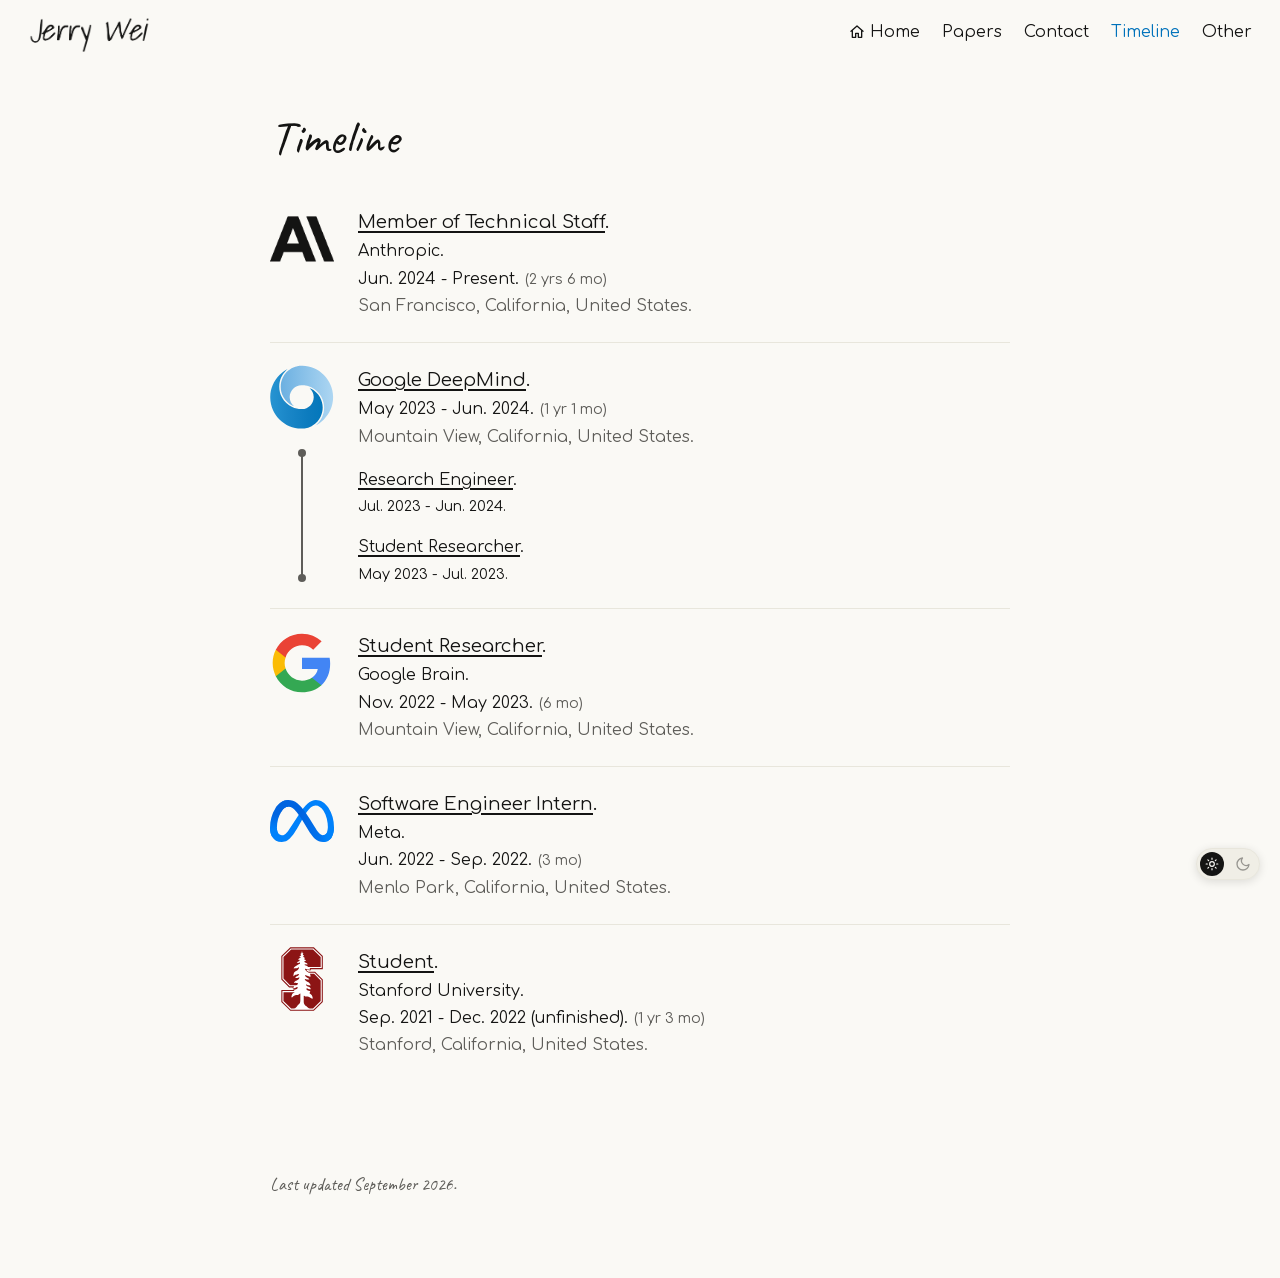
<file: timeline.html>
<!DOCTYPE html>
<html lang="en">
<head>
<meta charset="utf-8">
<meta name="viewport" content="width=device-width, initial-scale=1">
<script>try{if(localStorage.getItem("theme")==="dark")document.documentElement.setAttribute("data-theme","dark")}catch(e){}</script>
<title>Timeline · Jerry Wei</title>
<meta name="description" content="Jerry Wei's career timeline.">
<link rel="preload" href="fonts/Comfortaa-latin.woff2" as="font" type="font/woff2" crossorigin>
<link rel="preload" href="fonts/Caveat-latin.woff2" as="font" type="font/woff2" crossorigin>
<link rel="stylesheet" href="style.css?v=57">
<link rel="icon" href="favicon.svg" type="image/svg+xml">
<link rel="apple-touch-icon" href="apple-touch-icon.png">
<link rel="canonical" href="https://www.jerrywei.net/timeline.html">
<meta property="og:type" content="website">
<meta property="og:site_name" content="Jerry Wei">
<meta property="og:title" content="Timeline · Jerry Wei">
<meta property="og:description" content="Jerry Wei's career timeline: Anthropic, Google DeepMind, Google Brain, Meta, Stanford.">
<meta property="og:url" content="https://www.jerrywei.net/timeline.html">
<meta property="og:image" content="https://www.jerrywei.net/images/headshot.jpg">
<meta name="twitter:card" content="summary">
<meta name="twitter:site" content="@JerryWeiAI">
</head>
<body>
<div id="top"></div>
<header class="site">
  <div class="wrap">
    <a class="logo" href="index.html" aria-label="Jerry Wei home"><span class="sig" role="img" aria-label="Jerry Wei"></span></a>
    <nav aria-label="Main"><ul><li><a href="index.html"><svg class="home-icon" viewBox="0 0 24 24" width="16" height="16" aria-hidden="true" fill="none" stroke="currentColor" stroke-width="2" stroke-linecap="round" stroke-linejoin="round"><path d="M3 11 12 3l9 8"/><path d="M5 10v10h5v-6h4v6h5V10"/></svg>Home</a></li><li><a href="papers.html">Papers</a></li><li><a href="contact.html">Contact</a></li><li><a href="timeline.html" aria-current="page">Timeline</a></li><li><a href="other.html">Other</a></li></ul></nav>
  </div>
</header>
<main id="main"><div class="wrap">
<h1>Timeline</h1>
<ul class="tl">
  <li>
    <div class="side"><img class="logo" src="images/logos/anthropic.png" alt="Anthropic" title="Anthropic"></div>
    <div class="body">
      <div class="role"><u>Member of Technical Staff</u>.</div>
      <div>Anthropic.</div>
      <div class="dates" data-start="2024-06" data-end="present">Jun. 2024 - Present.</div>
      <div class="where">San Francisco, California, United States.</div>
    </div>
  </li>
  <li class="nested">
    <div class="side"><img class="logo" src="images/logos/deepmind.svg" alt="Google DeepMind" title="Google DeepMind"><div class="stem"></div></div>
    <div class="body">
      <div class="role"><u>Google DeepMind</u>.</div>
      <div class="dates" data-start="2023-05" data-end="2024-06">May 2023 - Jun. 2024.</div>
      <div class="where">Mountain View, California, United States.</div>
      <div class="sub">
        <div class="role"><u>Research Engineer</u>.</div>
        <div class="dates" data-start="2023-07" data-end="2024-06">Jul. 2023 - Jun. 2024.</div>
      </div>
      <div class="sub">
        <div class="role"><u>Student Researcher</u>.</div>
        <div class="dates" data-start="2023-05" data-end="2023-07">May 2023 - Jul. 2023.</div>
      </div>
    </div>
  </li>
  <li>
    <div class="side"><img class="logo" src="images/logos/google.svg" alt="Google" title="Google"></div>
    <div class="body">
      <div class="role"><u>Student Researcher</u>.</div>
      <div>Google Brain.</div>
      <div class="dates" data-start="2022-11" data-end="2023-05">Nov. 2022 - May 2023.</div>
      <div class="where">Mountain View, California, United States.</div>
    </div>
  </li>
  <li>
    <div class="side"><img class="logo" src="images/logos/meta.svg" alt="Meta" title="Meta"></div>
    <div class="body">
      <div class="role"><u>Software Engineer Intern</u>.</div>
      <div>Meta.</div>
      <div class="dates" data-start="2022-06" data-end="2022-09">Jun. 2022 - Sep. 2022.</div>
      <div class="where">Menlo Park, California, United States.</div>
    </div>
  </li>
  <li>
    <div class="side"><img class="logo" src="images/logos/stanford.svg" alt="Stanford University" title="Stanford University"></div>
    <div class="body">
      <div class="role"><u>Student</u>.</div>
      <div>Stanford University.</div>
      <div class="dates" data-start="2021-09" data-end="2022-12">Sep. 2021 - Dec. 2022 (unfinished).</div>
      <div class="where">Stanford, California, United States.</div>
    </div>
  </li>
</ul>
<p class="updated">Last updated <span class="last-updated">September 2026</span>.</p>
</div></main>
<button class="theme-toggle" type="button" role="switch" aria-checked="false" aria-label="Dark mode">
  <svg class="sun" viewBox="0 0 24 24" fill="none" stroke="currentColor" stroke-width="2" stroke-linecap="round" aria-hidden="true"><circle cx="12" cy="12" r="4"/><path d="M12 2v2M12 20v2M4.9 4.9l1.4 1.4M17.7 17.7l1.4 1.4M2 12h2M20 12h2M4.9 19.1l1.4-1.4M17.7 6.3l1.4-1.4"/></svg>
  <svg class="moon" viewBox="0 0 24 24" fill="none" stroke="currentColor" stroke-width="2" stroke-linecap="round" stroke-linejoin="round" aria-hidden="true"><path d="M21 12.8A9 9 0 1 1 11.2 3a7 7 0 0 0 9.8 9.8z"/></svg>
  <span class="knob" aria-hidden="true"><svg class="sun" viewBox="0 0 24 24" fill="none" stroke="currentColor" stroke-width="2" stroke-linecap="round" aria-hidden="true"><circle cx="12" cy="12" r="4"/><path d="M12 2v2M12 20v2M4.9 4.9l1.4 1.4M17.7 17.7l1.4 1.4M2 12h2M20 12h2M4.9 19.1l1.4-1.4M17.7 6.3l1.4-1.4"/></svg><svg class="moon" viewBox="0 0 24 24" fill="none" stroke="currentColor" stroke-width="2" stroke-linecap="round" stroke-linejoin="round" aria-hidden="true"><path d="M21 12.8A9 9 0 1 1 11.2 3a7 7 0 0 0 9.8 9.8z"/></svg></span>
</button>
<script src="script.js"></script>
</body>
</html>
</file>
<file: style.css>
/* Comfortaa, SIL Open Font License, https://fonts.google.com/specimen/Comfortaa */
@font-face {
  font-family: "Comfortaa";
  src: url("fonts/Comfortaa-latin.woff2") format("woff2");
  font-weight: 300 700;
  font-style: normal;
  font-display: swap;
}

/* Caveat, SIL Open Font License, https://fonts.google.com/specimen/Caveat */
@font-face {
  font-family: "Caveat";
  src: url("fonts/Caveat-latin.woff2") format("woff2");
  font-weight: 400 700;
  font-style: normal;
  font-display: swap;
}

/* Neutrals follow Anthropic's brand palette: ivory background, slate text. */
:root {
  --bg: #faf9f5;        /* ivory light */
  --fg: #141413;        /* slate dark */
  --muted: #5e5d59;     /* slate light */
  --rule: #e8e6dc;      /* ivory dark */
  --accent: #0072bb;        /* French blue: links, active nav */
  --accent-hover: #005a94;  /* darker French blue on hover */
  --lilac: #86608e;         /* French lilac: highlights */
  --hl: rgba(231, 172, 207, 0.5);   /* wash behind my name in author lists */
  --card: #f0eee6;      /* ivory medium */
  --max: 780px;         /* content width, every page */
  /* Type scale, every page */
  --fs-body: 16px;
  --fs-small: 0.9rem;   /* dates, notes, footnotes */
  --fs-lead: 1.15rem;   /* paper titles, timeline roles */
  --fs-h3: 1.6rem;
  --fs-h2: 2.1rem;
  --fs-h1: 3rem;
}

/* Dark theme: Anthropic's slate/ivory neutrals inverted, with lifted accents. Off by default; toggled on the page. */
:root[data-theme="dark"] {
  --bg: #141413;        /* slate dark */
  --fg: #faf9f5;        /* ivory light */
  --muted: #b0aea5;     /* cloud medium */
  --rule: #3d3d3a;      /* slate medium */
  --card: #1f1f1d;
  --accent: #0072bb;        /* French blue, same as light */
  --accent-hover: #005a94;
  --lilac: #86608e;         /* French lilac, same as light */
  --hl: rgba(252, 142, 172, 0.3);   /* flamingo pink */
}
* { box-sizing: border-box; }
html { -webkit-text-size-adjust: 100%; scroll-behavior: smooth; }
body {
  margin: 0;
  background: var(--bg);
  color: var(--fg);
  transition: background-color 0.2s ease, color 0.2s ease;
  font-family: "Comfortaa", -apple-system, BlinkMacSystemFont, "Segoe UI", Helvetica, Arial, sans-serif;
  font-size: var(--fs-body);
  line-height: 1.6;
}
/* Every link draws its underline with a background gradient so it can animate.
   Plain links draw a line in from the left on hover. Links with a standing
   underline keep it and it thickens on hover. */
a {
  color: var(--accent); text-decoration: none;
  background-image: linear-gradient(currentColor, currentColor);
  background-size: 0% 1px; background-repeat: no-repeat; background-position: 0 100%;
  -webkit-box-decoration-break: clone; box-decoration-break: clone;
  transition: background-size 0.25s ease, color 0.15s ease;
}
a:hover { color: var(--accent-hover); background-size: 100% 1px; }
a:focus-visible, button:focus-visible { outline: 2px solid var(--accent); outline-offset: 3px; border-radius: 2px; }
/* Standing underline: the line thickens on hover, same color. */
a.ul, ul.pubs .ptitle a, dl.contact dd a { background-size: 100% 1px; }
a.ul:hover, ul.pubs .ptitle a:hover, dl.contact dd a:hover { background-size: 100% 2px; }
.socials a, .logo, a.button, a.chip { background-image: none; }
/* Inline pill buttons for blog / code / tweet links, same size as the text around them */
a.chip {
  display: inline-block; padding: 0 9px; margin: 0 1px; line-height: 1.35;
  border: 1px solid currentColor; border-radius: 5px;
  transition: background-color 0.18s ease, color 0.15s ease, transform 0.18s ease;
}
a.chip:hover { background-color: color-mix(in srgb, currentColor 12%, transparent); transform: translateY(-1px); }
a.chip + a.chip { margin-left: 4px; }
img { max-width: 100%; height: auto; }

.wrap { max-width: var(--max); margin: 0 auto; padding: 0 20px; }

header.site { position: sticky; top: 0; z-index: 10; background: var(--bg); transition: box-shadow 0.2s ease; }
header.site.scrolled { box-shadow: 0 1px 0 var(--rule); }
header.site .wrap {
  max-width: none; padding: 18px 28px;
  display: flex; align-items: center; justify-content: space-between;
  flex-wrap: wrap; gap: 12px 24px;
}
.logo .sig { display: block; height: 34px; width: 123px; background: var(--fg);
  -webkit-mask: url("images/signature.png") center / contain no-repeat; mask: url("images/signature.png") center / contain no-repeat;
  transition: background-color 0.2s ease; }
.logo:hover .sig { background: var(--lilac); }
nav ul { list-style: none; margin: 0; padding: 0; display: flex; gap: 22px; flex-wrap: wrap; }
nav a { color: var(--fg); display: inline-flex; align-items: center; gap: 5px; }
nav .home-icon { position: relative; top: -1px; }
nav a[aria-current="page"] { color: var(--accent); }
nav a:hover { text-decoration: none; color: var(--accent); }

main { padding: 40px 0 80px; }
h1, h2, h3 { font-family: "Caveat", cursive; font-weight: 400; line-height: 1.15; }
h1 { font-size: var(--fs-h1); margin: 0 0 20px; }
h2 { font-size: var(--fs-h2); margin: 44px 0 12px; }
h3 { font-size: var(--fs-h3); margin: 26px 0 6px; }
p { margin: 0 0 16px; }
.muted { color: var(--muted); }
.small { font-size: var(--fs-small); }

/* Home page */
main.home .block { margin-top: 72px; }
main.home .block h2 { margin-top: 0; }
.intro { display: flex; gap: 40px; align-items: center; flex-wrap: wrap; }
.intro .text { flex: 1 1 340px; }
.intro img.headshot { width: 300px; max-width: 100%; aspect-ratio: 690 / 738; object-fit: cover; flex: none; border-radius: 12px; }
.intro h1 { margin: 20px 0 32px; }
.socials { text-align: center; margin: 36px 0 20px; }
.socials ul { list-style: none; margin: 0; padding: 0; display: flex; justify-content: center; gap: 22px; }
.socials img { width: 56px; height: 56px; display: block; }
.socials a { display: block; border-radius: 50%; transition: transform 0.18s ease, box-shadow 0.18s ease; }
.socials a:hover { transform: translateY(-3px); box-shadow: 0 6px 14px rgba(0, 0, 0, 0.25); }
.socials a:hover img { opacity: 1; }
.socials .label { margin-top: 14px; font-weight: 700; }
a.ptitle { color: var(--lilac); }
a.ptitle:hover { color: var(--lilac); }
ul.selected { list-style: none; padding: 0; margin: 0; }
ul.selected li { padding: 7px 0; }
ul.talks { list-style: none; padding: 0; margin: 0; }
ul.talks li { display: flex; gap: 24px; padding: 8px 0; align-items: baseline; }
ul.talks .when { flex: 0 0 110px; font-size: var(--fs-small); font-variant-numeric: tabular-nums; }

ul.tl { list-style: none; padding: 0; margin: 0; }
ul.tl li { display: grid; grid-template-columns: 64px 1fr; gap: 0 24px; padding: 22px 0; border-bottom: 1px solid var(--rule); }
ul.tl li:last-child { border-bottom: 0; }
ul.tl .side { display: flex; flex-direction: column; align-items: center; }
ul.tl .logo { width: 64px; height: 64px; object-fit: contain; display: block; }
ul.tl .body > div { line-height: 1.7; }
ul.tl .role { font-size: var(--fs-lead); }
ul.tl .role u { text-decoration-thickness: 1.5px; text-underline-offset: 3px; }
ul.tl .where { color: var(--muted); }
ul.tl .sub { margin-top: 16px; font-size: var(--fs-small); }
ul.tl .sub .role { font-size: 1rem; }
ul.tl .stem { flex: 1; width: 2px; background: var(--muted); margin: 24px 0 8px; position: relative; }
ul.tl .stem::before, ul.tl .stem::after { content: ""; position: absolute; left: -3px; width: 8px; height: 8px; border-radius: 50%; background: var(--muted); }
ul.tl .stem::before { top: -4px; }
ul.tl .stem::after { bottom: -4px; }
strong.lead { color: var(--lilac); font-weight: 700; }
ul.prs { list-style: square; padding-left: 22px; margin: 0 0 16px; }
ul.prs li { padding: 3px 0; }

dl.contact { margin: 0; }
dl.contact div { padding: 9px 0; }
dl.contact dt, dl.contact dd { display: inline; margin: 0; }
dl.contact dt { font-weight: 700; }
dl.contact dt::after { content: ": "; white-space: pre; }

figure { margin: 20px 0; }
figure img { border-radius: 10px; display: block; }
figcaption { font-size: var(--fs-small); color: var(--muted); margin-top: 8px; }

/* Papers page */
.legend { font-size: 0.8rem; color: var(--muted); margin: 0 0 6px; }
.legend .caret { color: var(--accent); font-weight: 700; }
.legend .gap { display: inline-block; width: 10px; }
.dot { display: inline-block; width: 7px; height: 7px; border-radius: 50%; background: var(--accent); }
.legend .dot { vertical-align: middle; position: relative; top: -1px; margin-right: 5px; }
ul.pubs .ptitle { position: relative; }
ul.pubs .ptitle .dot { position: absolute; left: -18px; top: 0.7em; }
.filters a[aria-pressed="true"] { font-weight: 700; }
ul.pubs li.hide, h2.year.hide { display: none; }
.copy-link {
  position: absolute; left: 0; top: 0; padding: 0; border: 0; background: none; color: var(--accent); cursor: pointer;
  opacity: 0; transition: opacity 0.15s ease;
}
.copy-link svg { width: 15px; height: 15px; display: block; }
ul.pubs li:hover .copy-link, .copy-link:focus-visible { opacity: 0.85; }
.copy-link:hover { opacity: 1 !important; }
@media (hover: none) { .copy-link { opacity: 0.6; } }
.center { text-align: center; }
.back-top { margin-top: 88px; }
a.button { display: inline-block; padding: 8px 18px; border: 1.5px solid var(--muted); border-radius: 4px; color: var(--fg); }
a.button:hover { text-decoration: none; background: var(--card); }
h2.year { text-decoration: underline; text-underline-offset: 6px; margin: 40px 0 10px; scroll-margin-top: 84px; }
ul.pubs { list-style: none; padding: 0; margin: 0; line-height: 1.6; }
ul.pubs li { padding: 10px 6px 14px; margin: 0 -6px; border-radius: 6px; scroll-margin-top: 84px; transition: background-color 0.6s ease; }
ul.pubs li.flash { background-color: var(--hl); transition: none; }
ul.pubs .ptitle { font-size: var(--fs-lead); line-height: 1.4; margin-bottom: 4px; }
ul.pubs .caret { margin-left: 0; color: var(--accent); }
ul.pubs .me { font-weight: 700; background: var(--hl); border-radius: 3px; padding: 0 3px; }
ul.pubs .venue { color: var(--lilac); }
ul.pubs .meta a.chip { color: var(--lilac); }
ul.pubs .note { color: var(--muted); font-size: var(--fs-small); margin-top: 2px; }

/* Waving hand: one gentle wave on load, then still */
.wave { display: inline-block; transform-origin: 70% 70%; }
@keyframes wave { 0%, 100% { transform: rotate(0); } 15% { transform: rotate(14deg); } 30% { transform: rotate(-8deg); } 45% { transform: rotate(14deg); } 60% { transform: rotate(-4deg); } 75% { transform: rotate(10deg); } }
@media (prefers-reduced-motion: no-preference) { .wave { animation: wave 1.6s ease-in-out 0.3s 1; } }

/* Reveal on scroll: fast, small, once */
.reveal { opacity: 0; transform: translateY(10px); }
.reveal.in { opacity: 1; transform: none; transition: opacity 0.45s ease-out, transform 0.45s ease-out; }

/* Timeline footer and 404 */
.updated { font-family: "Caveat", cursive; font-size: 1.1rem; color: var(--muted); margin: 88px 0 0; }
main.notfound { padding-top: 72px; }

/* Print: papers as a plain list, no chrome */
@media print {
  header.site, .socials, .back-top, .center, .legend, .filters, .jump, .updated, .copy-link { display: none !important; }
  body { background: #fff; color: #000; font-size: 11pt; }
  a { color: #000 !important; text-decoration: none !important; background: none !important; }
  a.chip, ul.pubs .venue { color: #000 !important; }
  a.chip { border: 0; padding: 0; }
  a.chip::before { content: "["; } a.chip::after { content: "]"; }
  ul.pubs .me { background: none; text-decoration: underline; }
  .reveal { opacity: 1; transform: none; }
  main { padding: 0; }
}

/* Year jump row on the papers page */
.jump { font-size: 0.8rem; color: var(--muted); margin: 0 0 6px; }
.filters { margin-bottom: 22px; }
.jump .sep { margin: 0 2px; }

/* Timeline durations, computed by script.js */
ul.tl .dur { color: var(--muted); font-size: var(--fs-small); font-weight: 400; margin-left: 6px; }

/* Copied confirmation */
.copy-email { position: relative; }
.copy-email .toast, .copy-link .toast {
  position: absolute; left: 50%; bottom: calc(100% + 8px); transform: translateX(-50%) translateY(4px);
  background: var(--fg); color: var(--bg); font-size: var(--fs-small); line-height: 1; padding: 6px 9px; border-radius: 5px;
  white-space: nowrap; pointer-events: none; opacity: 0; transition: opacity 0.15s ease, transform 0.15s ease;
}
.copy-email.copied .toast, .copy-link.copied .toast { opacity: 1; transform: translateX(-50%) translateY(0); }

/* Reading progress hairline, papers page only */
.progress { position: fixed; top: 0; left: 0; height: 3px; width: 0; background: var(--accent); z-index: 20; }


/* Dark-only image tweaks: the Anthropic mark and the social icons are black-on-transparent */
:root[data-theme="dark"] img[src$="anthropic.png"], :root[data-theme="dark"] .socials img { filter: invert(1); }

/* Theme switch, bottom right: the knob sits on the active mode's icon */
.theme-toggle {
  position: fixed; right: 20px; bottom: 20px; z-index: 15;
  width: 64px; height: 32px; border-radius: 999px; border: 1px solid var(--rule);
  background: var(--card); color: var(--muted); cursor: pointer; padding: 0;
  box-shadow: 0 2px 10px rgba(0, 0, 0, 0.12);
  transition: background-color 0.2s ease, border-color 0.2s ease;
}
/* Track shows the mode you can switch to, faintly; the knob carries the current mode's icon. */
.theme-toggle > svg { position: absolute; top: 7px; width: 16px; height: 16px; opacity: 0.6; }
.theme-toggle > .sun { left: 8px; }
.theme-toggle > .moon { right: 8px; display: block; }
.theme-toggle .knob {
  position: absolute; top: 3px; left: 3px; width: 24px; height: 24px; border-radius: 50%;
  background: var(--fg); color: var(--bg); transition: transform 0.22s ease;
  display: flex; align-items: center; justify-content: center;
}
.theme-toggle .knob svg { width: 14px; height: 14px; display: none; }
.theme-toggle .knob .sun { display: block; }
:root[data-theme="dark"] .theme-toggle .knob { transform: translateX(32px); }
:root[data-theme="dark"] .theme-toggle .knob .sun { display: none; }
:root[data-theme="dark"] .theme-toggle .knob .moon { display: block; }
:root[data-theme="dark"] .theme-toggle > .sun { display: block; }
.theme-toggle:hover .knob { transform: translateX(2px); }
:root[data-theme="dark"] .theme-toggle:hover .knob { transform: translateX(30px); }
@media print { .theme-toggle { display: none !important; } }
</file>
